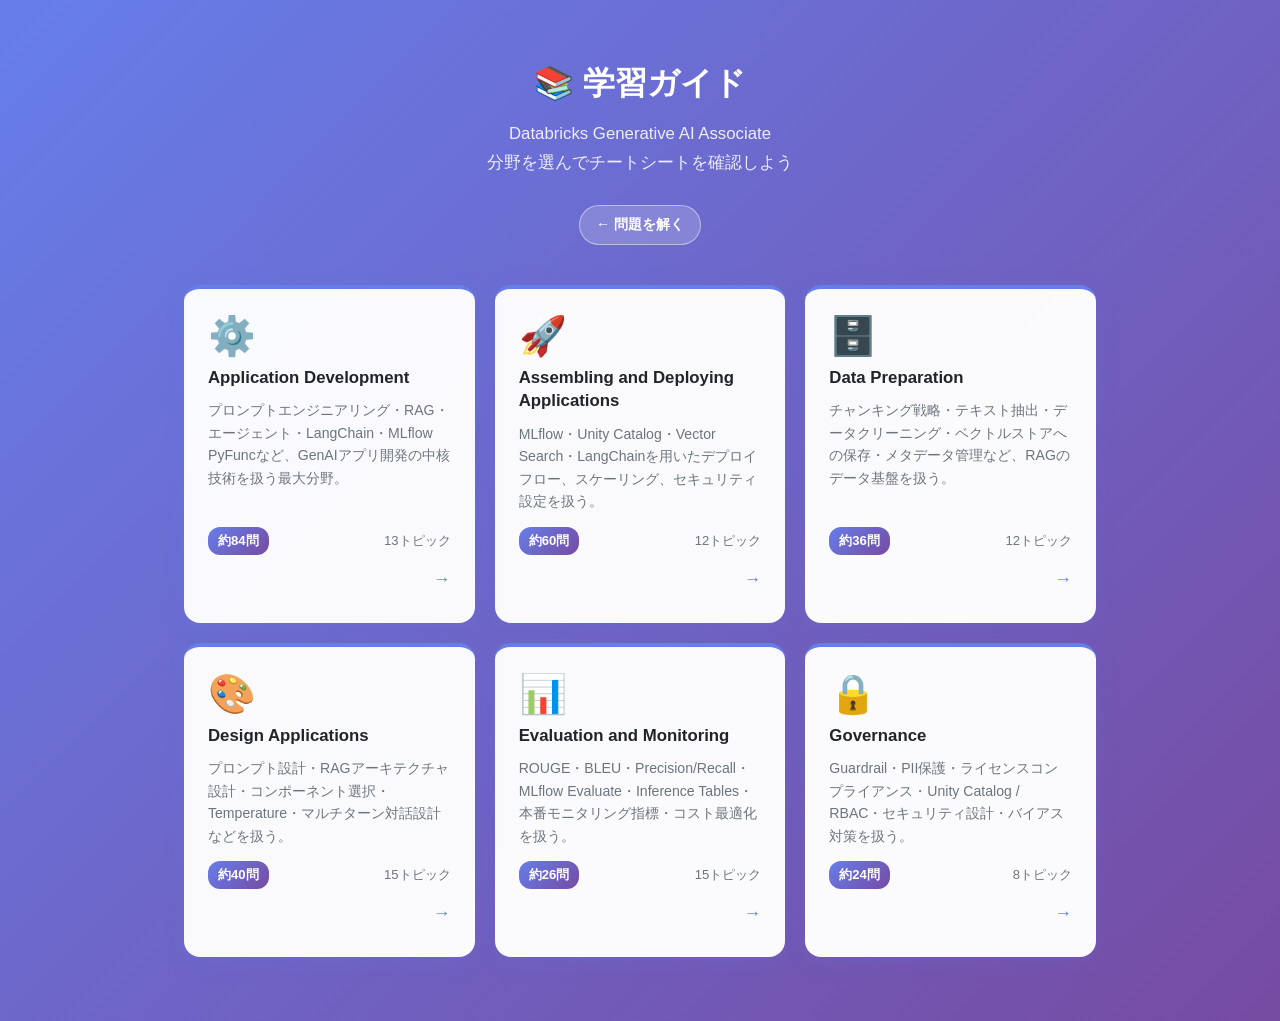
<file: docs/learn/index.html>
<!DOCTYPE html>
<html lang="ja">
<head>
  <meta charset="UTF-8">
  <meta name="viewport" content="width=device-width, initial-scale=1.0">
  <title>学習ガイド - Databricks Generative AI Associate</title>
  <link rel="stylesheet" href="_common.css">
  <style>
    /* このページ固有のスタイル */
    body {
      background: var(--gradient);
      min-height: 100vh;
    }

    .top-header {
      text-align: center;
      color: white;
      padding: 56px 24px 40px;
    }

    .top-header h1 {
      font-size: 2em;
      font-weight: 700;
      margin-bottom: 10px;
    }

    .top-header p {
      font-size: 1.05em;
      opacity: 0.88;
      margin-bottom: 28px;
    }

    .back-btn-wrap {
      display: flex;
      justify-content: center;
    }

    .top-card-grid {
      display: grid;
      grid-template-columns: repeat(auto-fill, minmax(260px, 1fr));
      gap: 20px;
      max-width: 960px;
      margin: 0 auto;
      padding: 0 24px 64px;
    }

    .domain-card {
      background: rgba(255,255,255,0.97);
      border-radius: var(--radius-lg);
      padding: 28px 24px;
      text-decoration: none;
      color: inherit;
      box-shadow: var(--shadow-md);
      transition: all 0.22s;
      display: flex;
      flex-direction: column;
      gap: 10px;
      border-top: 4px solid var(--primary);
      cursor: pointer;
    }

    .domain-card:hover {
      transform: translateY(-5px);
      box-shadow: 0 10px 32px rgba(0,0,0,0.18);
    }

    .domain-card-icon {
      font-size: 2.4em;
      line-height: 1;
    }

    .domain-card-title {
      font-size: 1.05em;
      font-weight: 700;
      color: var(--text-dark);
      line-height: 1.4;
    }

    .domain-card-desc {
      font-size: 0.88em;
      color: var(--text-light);
      line-height: 1.6;
      flex: 1;
    }

    .domain-card-meta {
      display: flex;
      align-items: center;
      justify-content: space-between;
      margin-top: 4px;
    }

    .question-count {
      font-size: 0.82em;
      color: white;
      background: var(--gradient);
      padding: 3px 10px;
      border-radius: 12px;
      font-weight: 600;
    }

    .topic-count {
      font-size: 0.82em;
      color: var(--text-light);
    }

    .arrow {
      font-size: 1.1em;
      color: var(--primary);
      font-weight: 700;
      align-self: flex-end;
    }

    @media (max-width: 600px) {
      .top-header h1 { font-size: 1.5em; }
      .top-card-grid { grid-template-columns: 1fr; }
    }
  </style>
</head>
<body>

  <div class="top-header">
    <h1>📚 学習ガイド</h1>
    <p>Databricks Generative AI Associate<br>分野を選んでチートシートを確認しよう</p>
    <div class="back-btn-wrap">
      <a href="../index.html" class="back-btn">← 問題を解く</a>
    </div>
  </div>

  <div class="top-card-grid">

    <a href="application_development.html" class="domain-card">
      <div class="domain-card-icon">⚙️</div>
      <div class="domain-card-title">Application Development</div>
      <div class="domain-card-desc">
        プロンプトエンジニアリング・RAG・エージェント・LangChain・MLflow PyFuncなど、GenAIアプリ開発の中核技術を扱う最大分野。
      </div>
      <div class="domain-card-meta">
        <span class="question-count">約84問</span>
        <span class="topic-count">13トピック</span>
      </div>
      <div class="arrow">→</div>
    </a>

    <a href="assembling_deploying.html" class="domain-card">
      <div class="domain-card-icon">🚀</div>
      <div class="domain-card-title">Assembling and Deploying Applications</div>
      <div class="domain-card-desc">
        MLflow・Unity Catalog・Vector Search・LangChainを用いたデプロイフロー、スケーリング、セキュリティ設定を扱う。
      </div>
      <div class="domain-card-meta">
        <span class="question-count">約60問</span>
        <span class="topic-count">12トピック</span>
      </div>
      <div class="arrow">→</div>
    </a>

    <a href="data_preparation.html" class="domain-card">
      <div class="domain-card-icon">🗄️</div>
      <div class="domain-card-title">Data Preparation</div>
      <div class="domain-card-desc">
        チャンキング戦略・テキスト抽出・データクリーニング・ベクトルストアへの保存・メタデータ管理など、RAGのデータ基盤を扱う。
      </div>
      <div class="domain-card-meta">
        <span class="question-count">約36問</span>
        <span class="topic-count">12トピック</span>
      </div>
      <div class="arrow">→</div>
    </a>

    <a href="design_applications.html" class="domain-card">
      <div class="domain-card-icon">🎨</div>
      <div class="domain-card-title">Design Applications</div>
      <div class="domain-card-desc">
        プロンプト設計・RAGアーキテクチャ設計・コンポーネント選択・Temperature・マルチターン対話設計などを扱う。
      </div>
      <div class="domain-card-meta">
        <span class="question-count">約40問</span>
        <span class="topic-count">15トピック</span>
      </div>
      <div class="arrow">→</div>
    </a>

    <a href="evaluation_monitoring.html" class="domain-card">
      <div class="domain-card-icon">📊</div>
      <div class="domain-card-title">Evaluation and Monitoring</div>
      <div class="domain-card-desc">
        ROUGE・BLEU・Precision/Recall・MLflow Evaluate・Inference Tables・本番モニタリング指標・コスト最適化を扱う。
      </div>
      <div class="domain-card-meta">
        <span class="question-count">約26問</span>
        <span class="topic-count">15トピック</span>
      </div>
      <div class="arrow">→</div>
    </a>

    <a href="governance.html" class="domain-card">
      <div class="domain-card-icon">🔒</div>
      <div class="domain-card-title">Governance</div>
      <div class="domain-card-desc">
        Guardrail・PII保護・ライセンスコンプライアンス・Unity Catalog / RBAC・セキュリティ設計・バイアス対策を扱う。
      </div>
      <div class="domain-card-meta">
        <span class="question-count">約24問</span>
        <span class="topic-count">8トピック</span>
      </div>
      <div class="arrow">→</div>
    </a>

  </div>

</body>
</html>
</file>
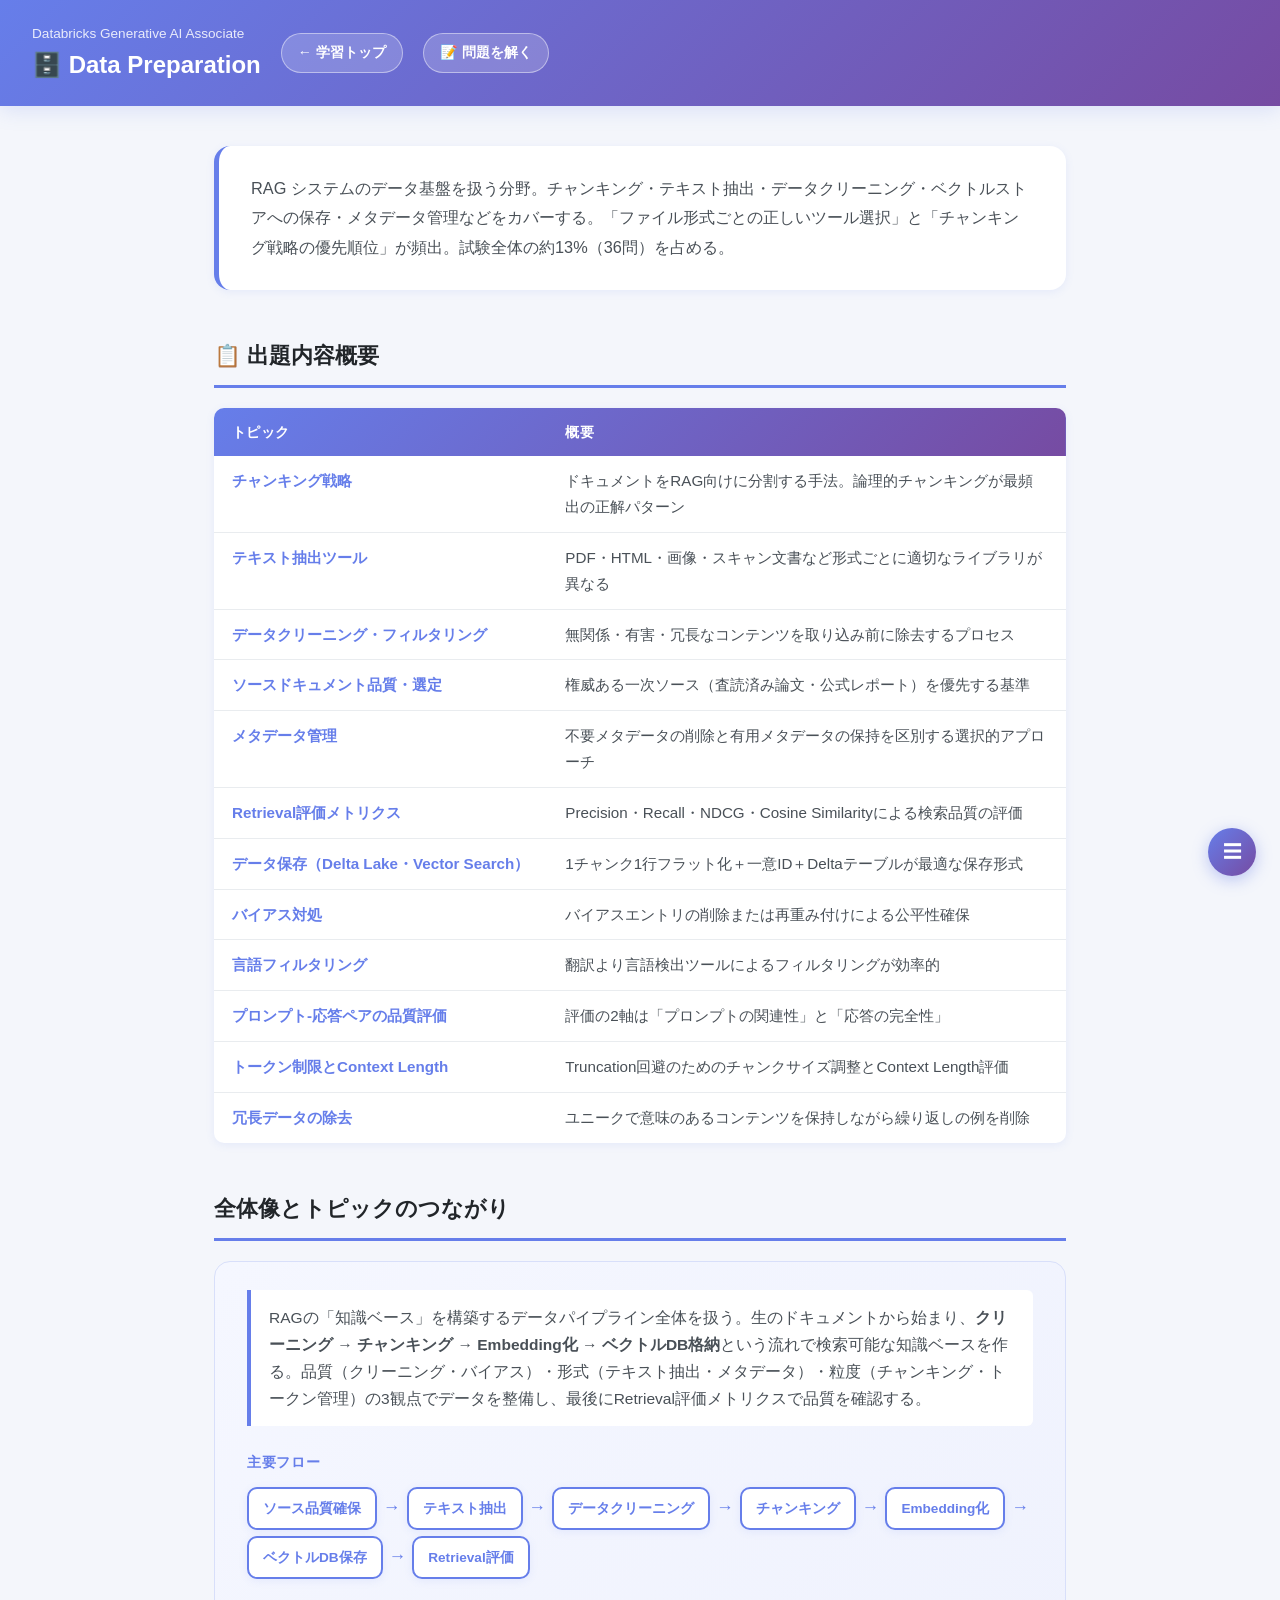
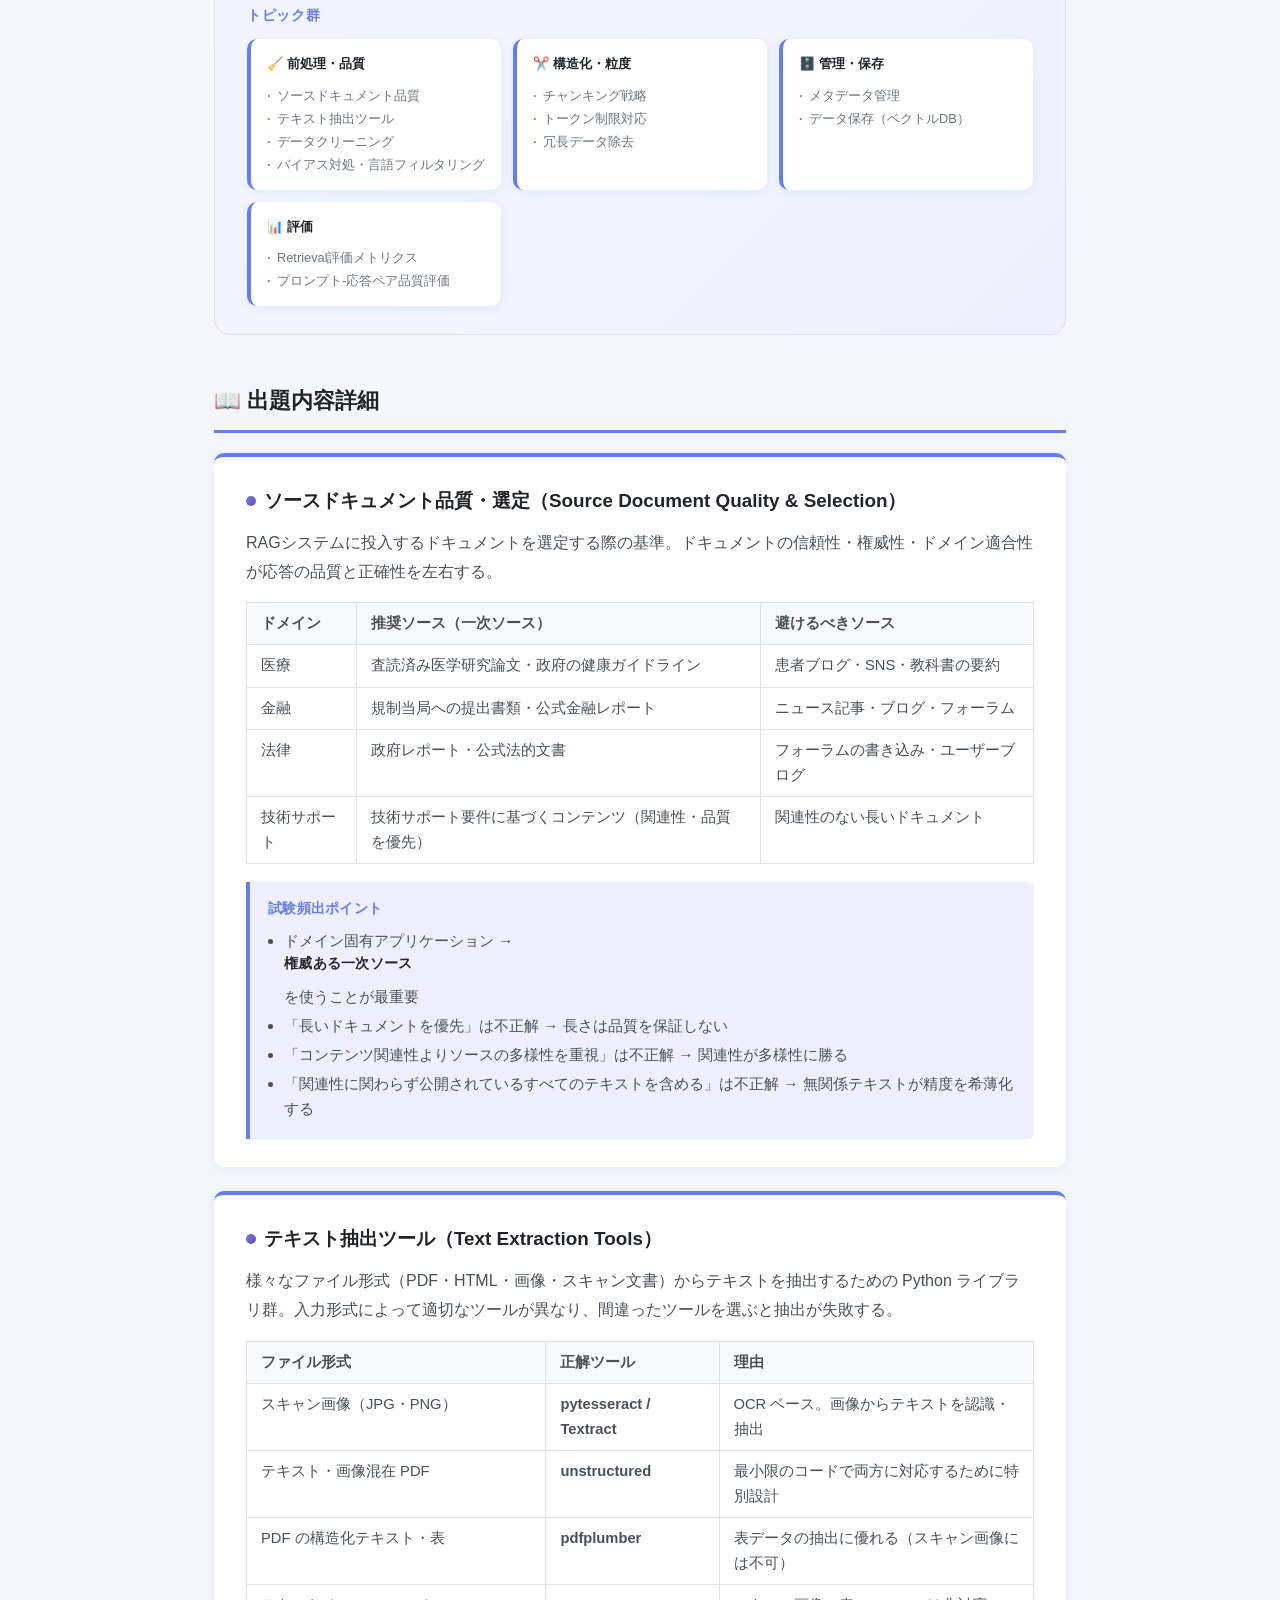
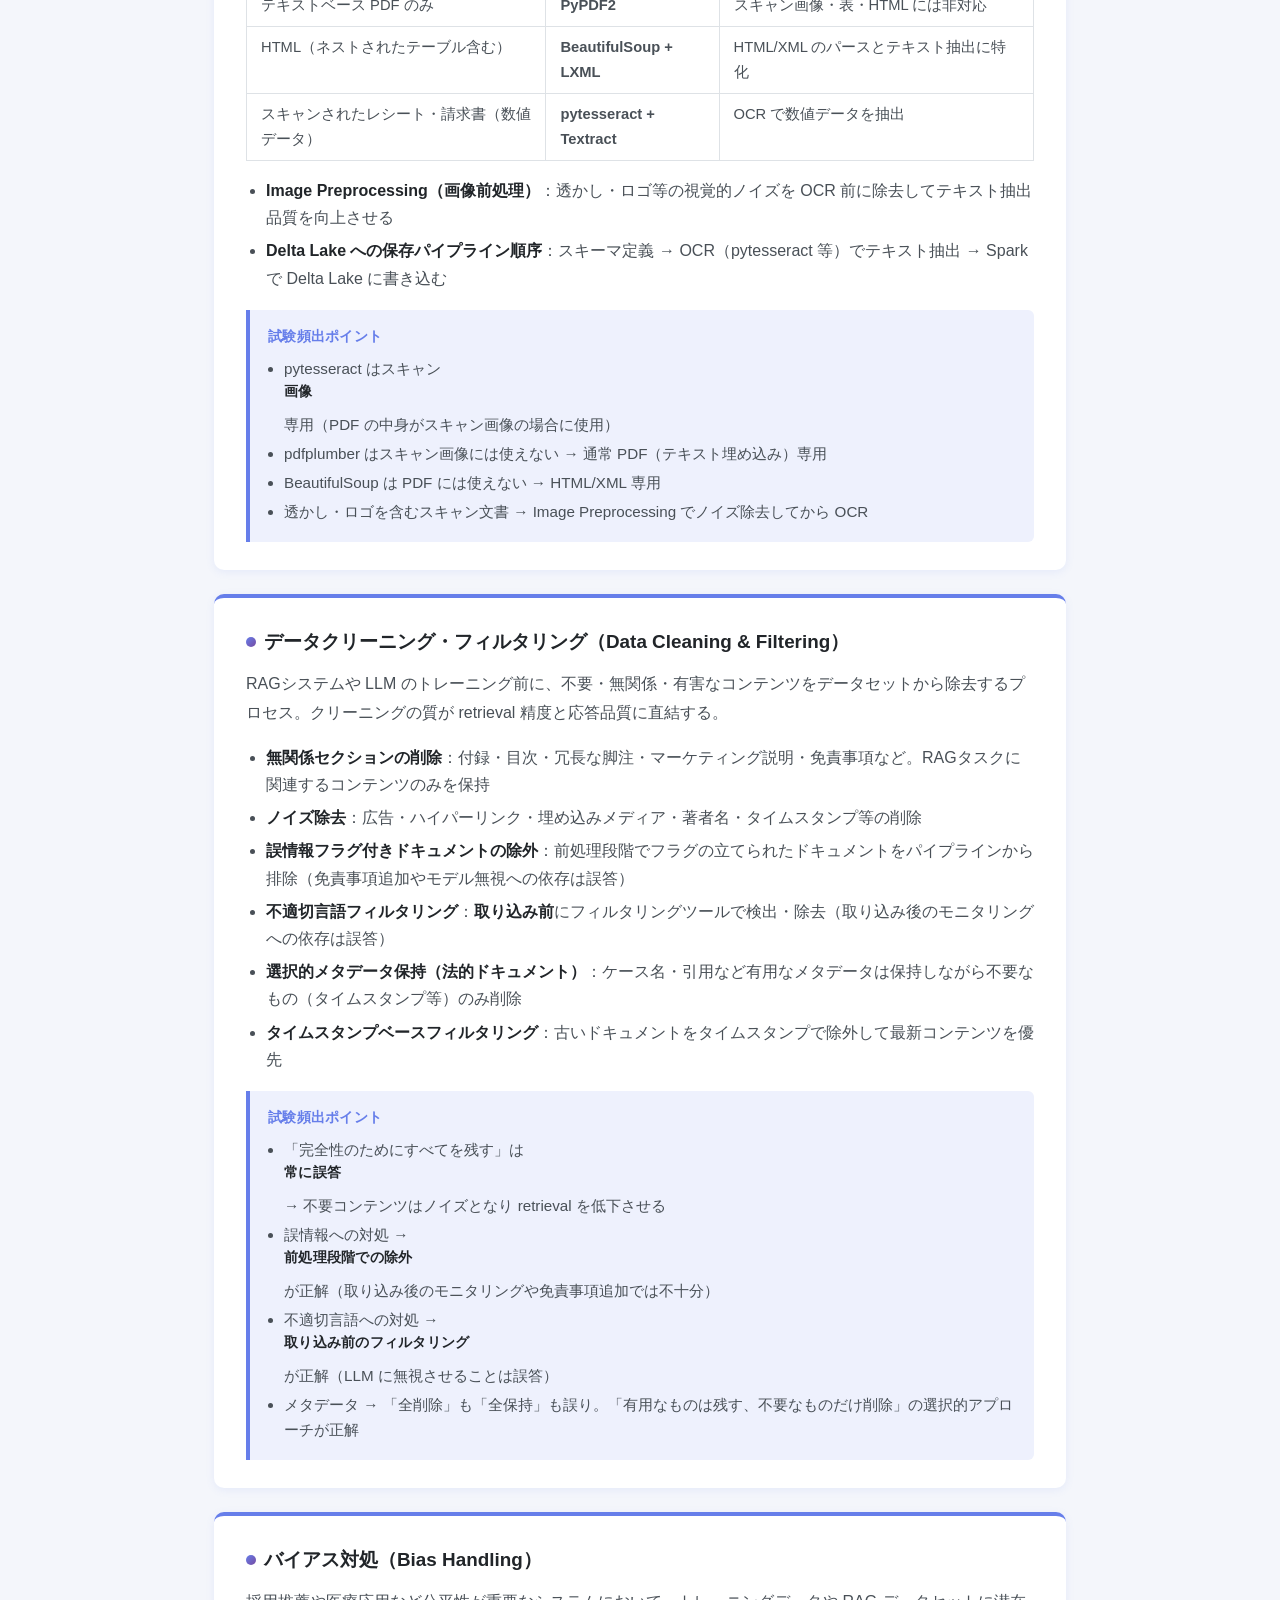
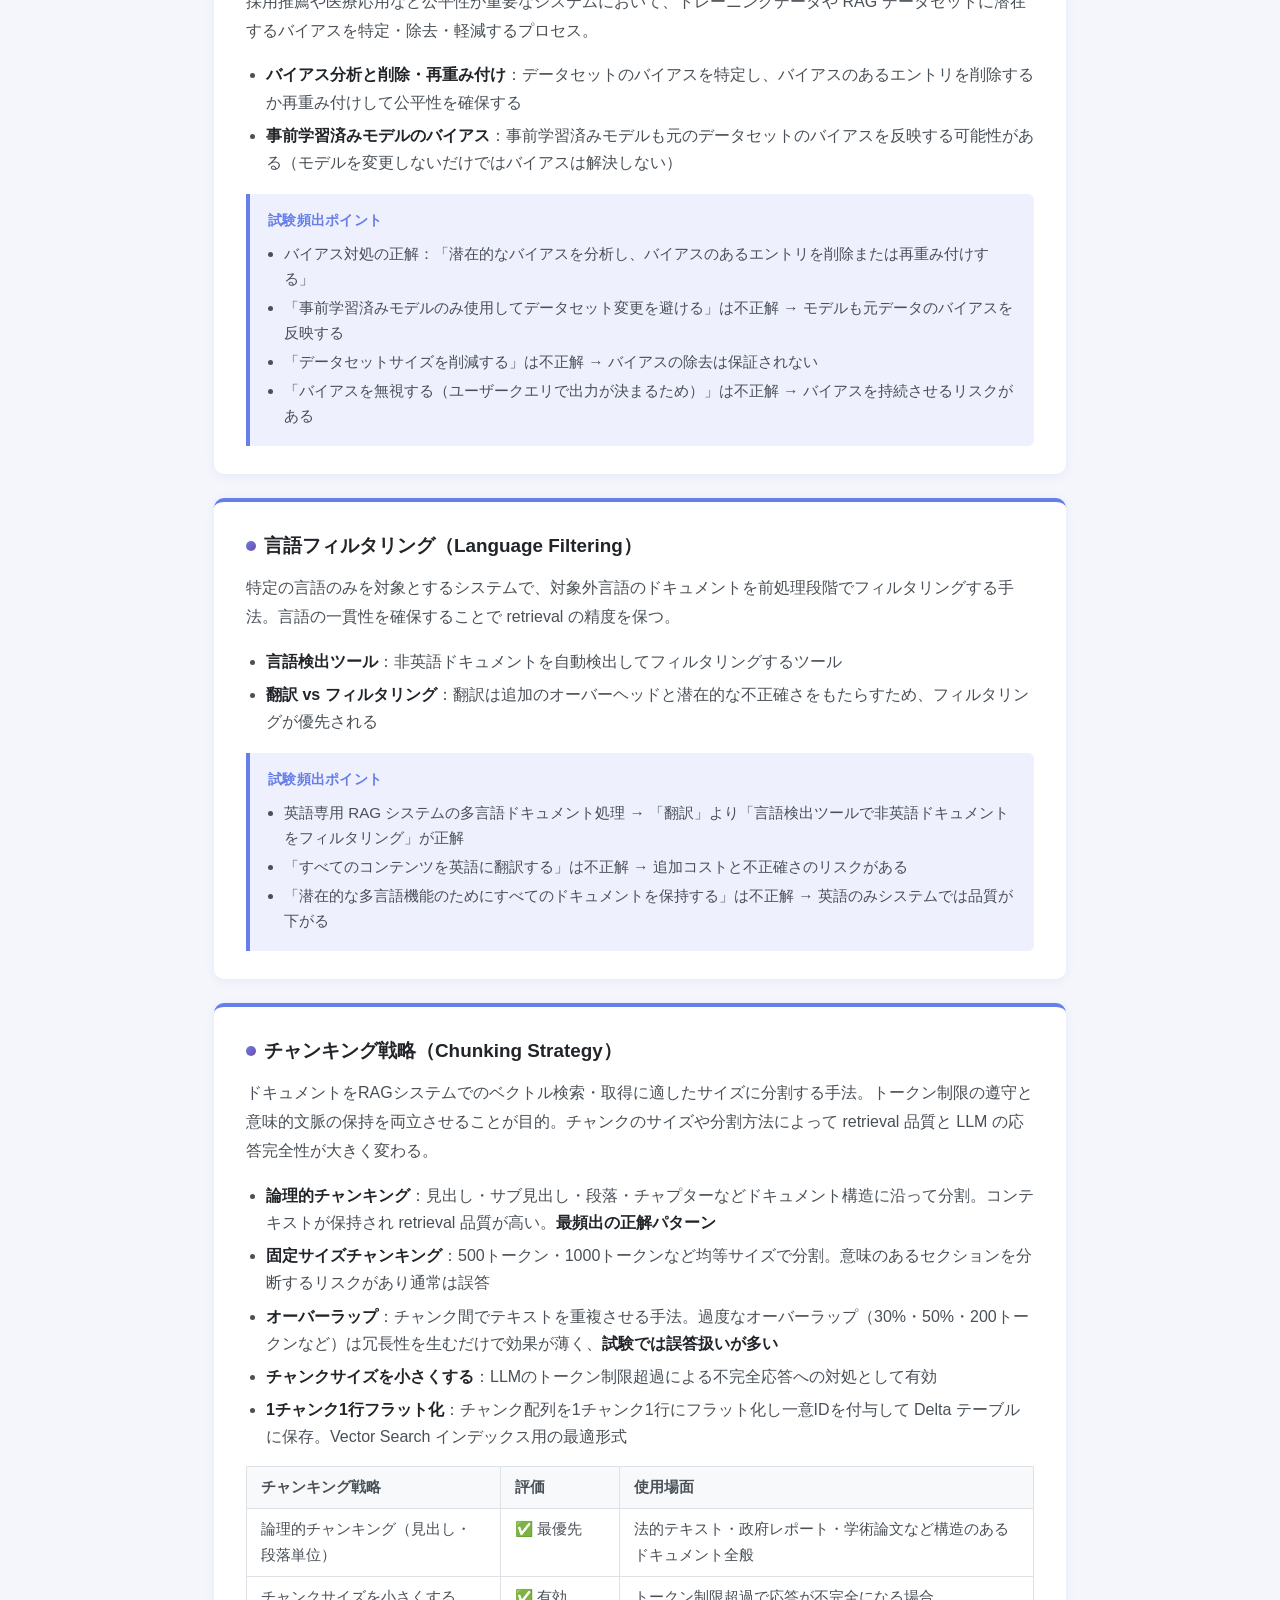
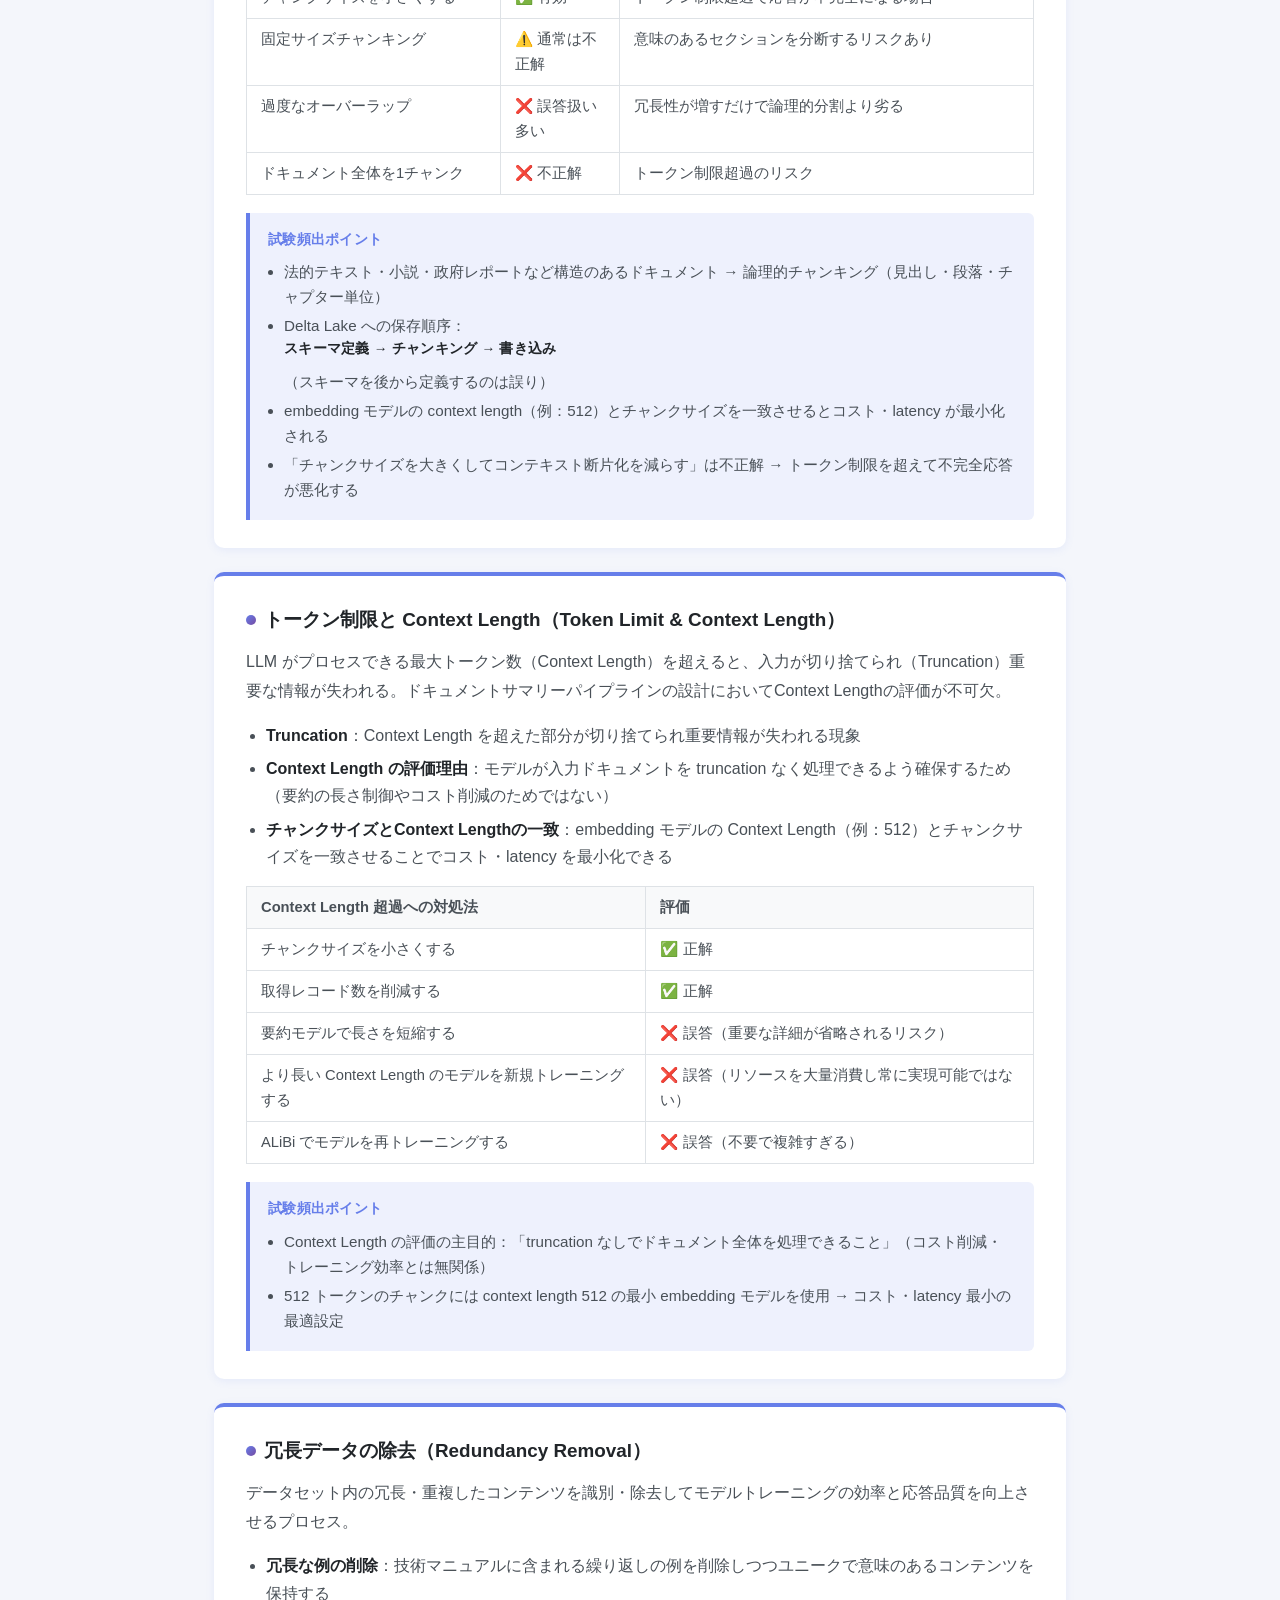
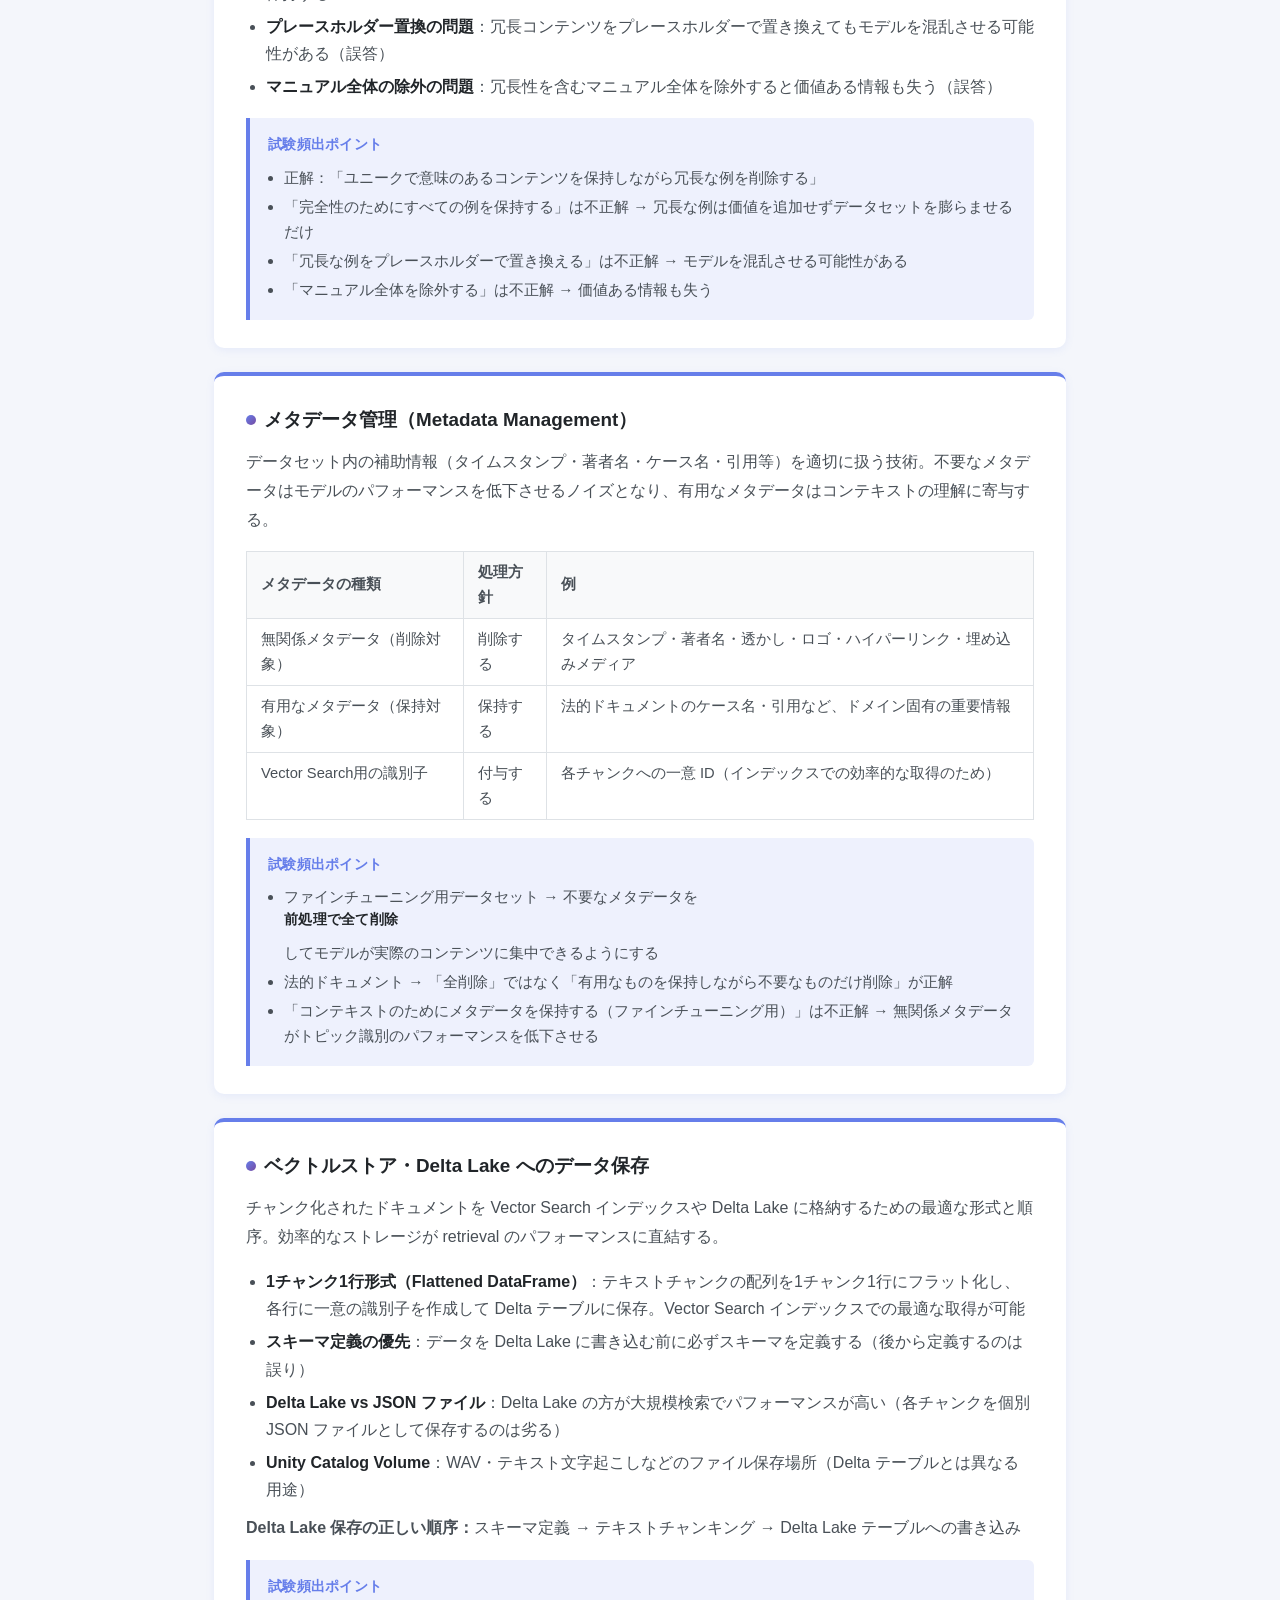
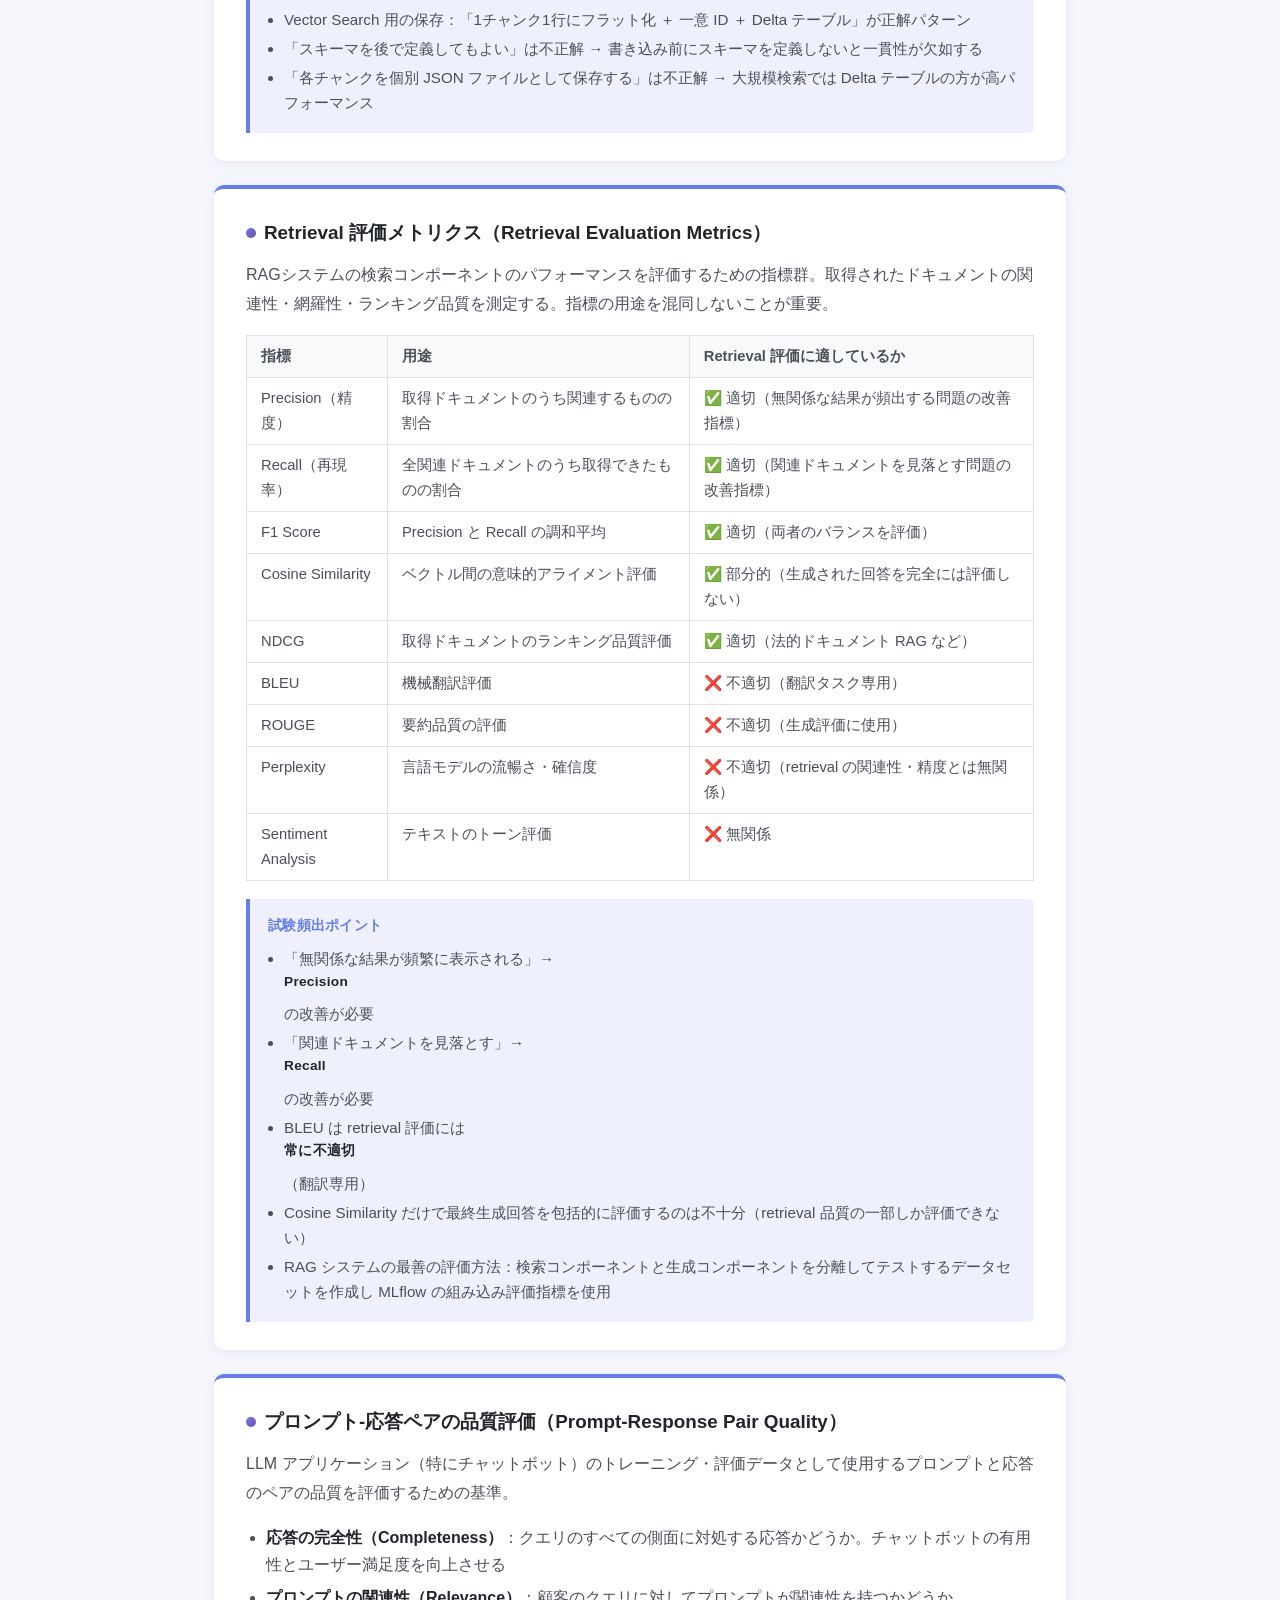
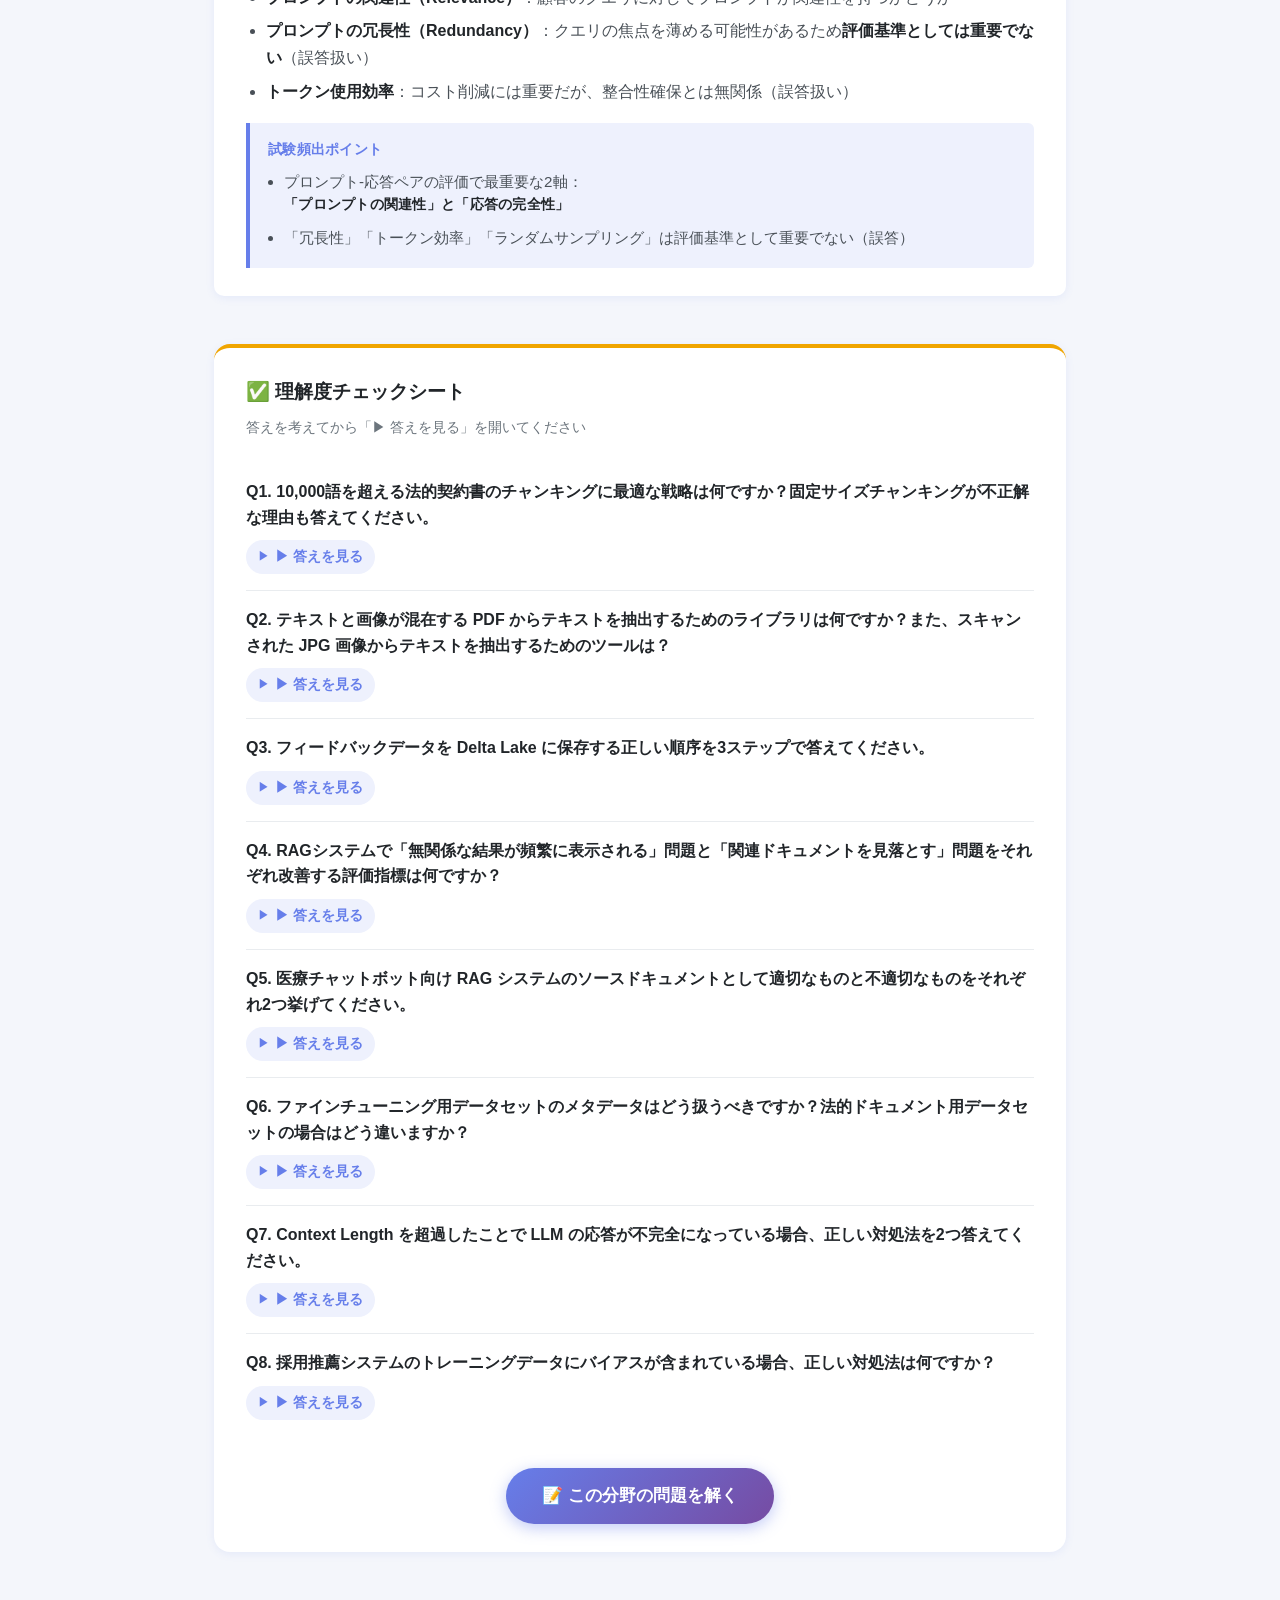
<file: docs/learn/data_preparation.html>
<!DOCTYPE html>
<html lang="ja">
<head>
  <meta charset="UTF-8">
  <meta name="viewport" content="width=device-width, initial-scale=1.0">
  <title>Data Preparation - 学習チートシート</title>
  <link rel="stylesheet" href="_common.css">
</head>
<body>

  <header class="learn-header">
    <div>
      <div class="domain-label">Databricks Generative AI Associate</div>
      <h1>🗄️ Data Preparation</h1>
    </div>
    <a href="index.html" class="back-btn">← 学習トップ</a>
    <a href="../index.html" class="back-btn">📝 問題を解く</a>
  </header>

  <div class="learn-container">

    <!-- 分野概要 -->
    <div class="domain-overview">
      <p>
        RAG システムのデータ基盤を扱う分野。チャンキング・テキスト抽出・データクリーニング・ベクトルストアへの保存・メタデータ管理などをカバーする。「ファイル形式ごとの正しいツール選択」と「チャンキング戦略の優先順位」が頻出。試験全体の約13%（36問）を占める。
      </p>
    </div>

    <!-- 出題内容概要 -->
    <h2 class="section-title">📋 出題内容概要</h2>
    <table class="overview-table">
      <thead>
        <tr><th>トピック</th><th>概要</th></tr>
      </thead>
      <tbody>
        <tr><td>チャンキング戦略</td><td>ドキュメントをRAG向けに分割する手法。論理的チャンキングが最頻出の正解パターン</td></tr>
        <tr><td>テキスト抽出ツール</td><td>PDF・HTML・画像・スキャン文書など形式ごとに適切なライブラリが異なる</td></tr>
        <tr><td>データクリーニング・フィルタリング</td><td>無関係・有害・冗長なコンテンツを取り込み前に除去するプロセス</td></tr>
        <tr><td>ソースドキュメント品質・選定</td><td>権威ある一次ソース（査読済み論文・公式レポート）を優先する基準</td></tr>
        <tr><td>メタデータ管理</td><td>不要メタデータの削除と有用メタデータの保持を区別する選択的アプローチ</td></tr>
        <tr><td>Retrieval評価メトリクス</td><td>Precision・Recall・NDCG・Cosine Similarityによる検索品質の評価</td></tr>
        <tr><td>データ保存（Delta Lake・Vector Search）</td><td>1チャンク1行フラット化＋一意ID＋Deltaテーブルが最適な保存形式</td></tr>
        <tr><td>バイアス対処</td><td>バイアスエントリの削除または再重み付けによる公平性確保</td></tr>
        <tr><td>言語フィルタリング</td><td>翻訳より言語検出ツールによるフィルタリングが効率的</td></tr>
        <tr><td>プロンプト-応答ペアの品質評価</td><td>評価の2軸は「プロンプトの関連性」と「応答の完全性」</td></tr>
        <tr><td>トークン制限とContext Length</td><td>Truncation回避のためのチャンクサイズ調整とContext Length評価</td></tr>
        <tr><td>冗長データの除去</td><td>ユニークで意味のあるコンテンツを保持しながら繰り返しの例を削除</td></tr>
      </tbody>
    </table>

    <!-- 全体像 -->
    <section>
      <h2 class="section-title">全体像とトピックのつながり</h2>
      <div class="domain-map">
        <div class="domain-map-story">
          RAGの「知識ベース」を構築するデータパイプライン全体を扱う。生のドキュメントから始まり、<strong>クリーニング → チャンキング → Embedding化 → ベクトルDB格納</strong>という流れで検索可能な知識ベースを作る。品質（クリーニング・バイアス）・形式（テキスト抽出・メタデータ）・粒度（チャンキング・トークン管理）の3観点でデータを整備し、最後にRetrieval評価メトリクスで品質を確認する。
        </div>
        <h3>主要フロー</h3>
        <div class="domain-flow">
          <span class="flow-step">ソース品質確保</span>
          <span class="flow-arrow">→</span>
          <span class="flow-step">テキスト抽出</span>
          <span class="flow-arrow">→</span>
          <span class="flow-step">データクリーニング</span>
          <span class="flow-arrow">→</span>
          <span class="flow-step">チャンキング</span>
          <span class="flow-arrow">→</span>
          <span class="flow-step">Embedding化</span>
          <span class="flow-arrow">→</span>
          <span class="flow-step">ベクトルDB保存</span>
          <span class="flow-arrow">→</span>
          <span class="flow-step">Retrieval評価</span>
        </div>
        <h3>トピック群</h3>
        <div class="domain-clusters">
          <div class="cluster">
            <div class="cluster-title">🧹 前処理・品質</div>
            <ul class="cluster-items">
              <li>ソースドキュメント品質</li>
              <li>テキスト抽出ツール</li>
              <li>データクリーニング</li>
              <li>バイアス対処・言語フィルタリング</li>
            </ul>
          </div>
          <div class="cluster">
            <div class="cluster-title">✂️ 構造化・粒度</div>
            <ul class="cluster-items">
              <li>チャンキング戦略</li>
              <li>トークン制限対応</li>
              <li>冗長データ除去</li>
            </ul>
          </div>
          <div class="cluster">
            <div class="cluster-title">🗄️ 管理・保存</div>
            <ul class="cluster-items">
              <li>メタデータ管理</li>
              <li>データ保存（ベクトルDB）</li>
            </ul>
          </div>
          <div class="cluster">
            <div class="cluster-title">📊 評価</div>
            <ul class="cluster-items">
              <li>Retrieval評価メトリクス</li>
              <li>プロンプト-応答ペア品質評価</li>
            </ul>
          </div>
        </div>
      </div>
    </section>

    <!-- 出題内容詳細 -->
    <h2 class="section-title">📖 出題内容詳細</h2>


<!-- 4. ソースドキュメント品質 -->
    <section class="topic">
      <h3>ソースドキュメント品質・選定（Source Document Quality & Selection）</h3>
      <p>RAGシステムに投入するドキュメントを選定する際の基準。ドキュメントの信頼性・権威性・ドメイン適合性が応答の品質と正確性を左右する。</p>
      <table>
        <thead><tr><th>ドメイン</th><th>推奨ソース（一次ソース）</th><th>避けるべきソース</th></tr></thead>
        <tbody>
          <tr><td>医療</td><td>査読済み医学研究論文・政府の健康ガイドライン</td><td>患者ブログ・SNS・教科書の要約</td></tr>
          <tr><td>金融</td><td>規制当局への提出書類・公式金融レポート</td><td>ニュース記事・ブログ・フォーラム</td></tr>
          <tr><td>法律</td><td>政府レポート・公式法的文書</td><td>フォーラムの書き込み・ユーザーブログ</td></tr>
          <tr><td>技術サポート</td><td>技術サポート要件に基づくコンテンツ（関連性・品質を優先）</td><td>関連性のない長いドキュメント</td></tr>
        </tbody>
      </table>
      <div class="exam-point">
        <strong>試験頻出ポイント</strong>
        <ul>
          <li>ドメイン固有アプリケーション → <strong>権威ある一次ソース</strong>を使うことが最重要</li>
          <li>「長いドキュメントを優先」は不正解 → 長さは品質を保証しない</li>
          <li>「コンテンツ関連性よりソースの多様性を重視」は不正解 → 関連性が多様性に勝る</li>
          <li>「関連性に関わらず公開されているすべてのテキストを含める」は不正解 → 無関係テキストが精度を希薄化する</li>
        </ul>
      </div>
    </section>

<!-- 2. テキスト抽出ツール -->
    <section class="topic">
      <h3>テキスト抽出ツール（Text Extraction Tools）</h3>
      <p>様々なファイル形式（PDF・HTML・画像・スキャン文書）からテキストを抽出するための Python ライブラリ群。入力形式によって適切なツールが異なり、間違ったツールを選ぶと抽出が失敗する。</p>
      <table>
        <thead><tr><th>ファイル形式</th><th>正解ツール</th><th>理由</th></tr></thead>
        <tbody>
          <tr><td>スキャン画像（JPG・PNG）</td><td><strong>pytesseract / Textract</strong></td><td>OCR ベース。画像からテキストを認識・抽出</td></tr>
          <tr><td>テキスト・画像混在 PDF</td><td><strong>unstructured</strong></td><td>最小限のコードで両方に対応するために特別設計</td></tr>
          <tr><td>PDF の構造化テキスト・表</td><td><strong>pdfplumber</strong></td><td>表データの抽出に優れる（スキャン画像には不可）</td></tr>
          <tr><td>テキストベース PDF のみ</td><td><strong>PyPDF2</strong></td><td>スキャン画像・表・HTML には非対応</td></tr>
          <tr><td>HTML（ネストされたテーブル含む）</td><td><strong>BeautifulSoup + LXML</strong></td><td>HTML/XML のパースとテキスト抽出に特化</td></tr>
          <tr><td>スキャンされたレシート・請求書（数値データ）</td><td><strong>pytesseract + Textract</strong></td><td>OCR で数値データを抽出</td></tr>
        </tbody>
      </table>
      <ul>
        <li><strong>Image Preprocessing（画像前処理）</strong>：透かし・ロゴ等の視覚的ノイズを OCR 前に除去してテキスト抽出品質を向上させる</li>
        <li><strong>Delta Lake への保存パイプライン順序</strong>：スキーマ定義 → OCR（pytesseract 等）でテキスト抽出 → Spark で Delta Lake に書き込む</li>
      </ul>
      <div class="exam-point">
        <strong>試験頻出ポイント</strong>
        <ul>
          <li>pytesseract はスキャン<strong>画像</strong>専用（PDF の中身がスキャン画像の場合に使用）</li>
          <li>pdfplumber はスキャン画像には使えない → 通常 PDF（テキスト埋め込み）専用</li>
          <li>BeautifulSoup は PDF には使えない → HTML/XML 専用</li>
          <li>透かし・ロゴを含むスキャン文書 → Image Preprocessing でノイズ除去してから OCR</li>
        </ul>
      </div>
    </section>

<!-- 3. データクリーニング -->
    <section class="topic">
      <h3>データクリーニング・フィルタリング（Data Cleaning & Filtering）</h3>
      <p>RAGシステムや LLM のトレーニング前に、不要・無関係・有害なコンテンツをデータセットから除去するプロセス。クリーニングの質が retrieval 精度と応答品質に直結する。</p>
      <ul>
        <li><strong>無関係セクションの削除</strong>：付録・目次・冗長な脚注・マーケティング説明・免責事項など。RAGタスクに関連するコンテンツのみを保持</li>
        <li><strong>ノイズ除去</strong>：広告・ハイパーリンク・埋め込みメディア・著者名・タイムスタンプ等の削除</li>
        <li><strong>誤情報フラグ付きドキュメントの除外</strong>：前処理段階でフラグの立てられたドキュメントをパイプラインから排除（免責事項追加やモデル無視への依存は誤答）</li>
        <li><strong>不適切言語フィルタリング</strong>：<strong>取り込み前</strong>にフィルタリングツールで検出・除去（取り込み後のモニタリングへの依存は誤答）</li>
        <li><strong>選択的メタデータ保持（法的ドキュメント）</strong>：ケース名・引用など有用なメタデータは保持しながら不要なもの（タイムスタンプ等）のみ削除</li>
        <li><strong>タイムスタンプベースフィルタリング</strong>：古いドキュメントをタイムスタンプで除外して最新コンテンツを優先</li>
      </ul>
      <div class="exam-point">
        <strong>試験頻出ポイント</strong>
        <ul>
          <li>「完全性のためにすべてを残す」は<strong>常に誤答</strong> → 不要コンテンツはノイズとなり retrieval を低下させる</li>
          <li>誤情報への対処 → <strong>前処理段階での除外</strong>が正解（取り込み後のモニタリングや免責事項追加では不十分）</li>
          <li>不適切言語への対処 → <strong>取り込み前のフィルタリング</strong>が正解（LLM に無視させることは誤答）</li>
          <li>メタデータ → 「全削除」も「全保持」も誤り。「有用なものは残す、不要なものだけ削除」の選択的アプローチが正解</li>
        </ul>
      </div>
    </section>

<!-- 8. バイアス対処 -->
    <section class="topic">
      <h3>バイアス対処（Bias Handling）</h3>
      <p>採用推薦や医療応用など公平性が重要なシステムにおいて、トレーニングデータや RAG データセットに潜在するバイアスを特定・除去・軽減するプロセス。</p>
      <ul>
        <li><strong>バイアス分析と削除・再重み付け</strong>：データセットのバイアスを特定し、バイアスのあるエントリを削除するか再重み付けして公平性を確保する</li>
        <li><strong>事前学習済みモデルのバイアス</strong>：事前学習済みモデルも元のデータセットのバイアスを反映する可能性がある（モデルを変更しないだけではバイアスは解決しない）</li>
      </ul>
      <div class="exam-point">
        <strong>試験頻出ポイント</strong>
        <ul>
          <li>バイアス対処の正解：「潜在的なバイアスを分析し、バイアスのあるエントリを削除または再重み付けする」</li>
          <li>「事前学習済みモデルのみ使用してデータセット変更を避ける」は不正解 → モデルも元データのバイアスを反映する</li>
          <li>「データセットサイズを削減する」は不正解 → バイアスの除去は保証されない</li>
          <li>「バイアスを無視する（ユーザークエリで出力が決まるため）」は不正解 → バイアスを持続させるリスクがある</li>
        </ul>
      </div>
    </section>

<!-- 9. 言語フィルタリング -->
    <section class="topic">
      <h3>言語フィルタリング（Language Filtering）</h3>
      <p>特定の言語のみを対象とするシステムで、対象外言語のドキュメントを前処理段階でフィルタリングする手法。言語の一貫性を確保することで retrieval の精度を保つ。</p>
      <ul>
        <li><strong>言語検出ツール</strong>：非英語ドキュメントを自動検出してフィルタリングするツール</li>
        <li><strong>翻訳 vs フィルタリング</strong>：翻訳は追加のオーバーヘッドと潜在的な不正確さをもたらすため、フィルタリングが優先される</li>
      </ul>
      <div class="exam-point">
        <strong>試験頻出ポイント</strong>
        <ul>
          <li>英語専用 RAG システムの多言語ドキュメント処理 → 「翻訳」より「言語検出ツールで非英語ドキュメントをフィルタリング」が正解</li>
          <li>「すべてのコンテンツを英語に翻訳する」は不正解 → 追加コストと不正確さのリスクがある</li>
          <li>「潜在的な多言語機能のためにすべてのドキュメントを保持する」は不正解 → 英語のみシステムでは品質が下がる</li>
        </ul>
      </div>
    </section>

<!-- 1. チャンキング戦略 -->
    <section class="topic">
      <h3>チャンキング戦略（Chunking Strategy）</h3>
      <p>ドキュメントをRAGシステムでのベクトル検索・取得に適したサイズに分割する手法。トークン制限の遵守と意味的文脈の保持を両立させることが目的。チャンクのサイズや分割方法によって retrieval 品質と LLM の応答完全性が大きく変わる。</p>
      <ul>
        <li><strong>論理的チャンキング</strong>：見出し・サブ見出し・段落・チャプターなどドキュメント構造に沿って分割。コンテキストが保持され retrieval 品質が高い。<strong>最頻出の正解パターン</strong></li>
        <li><strong>固定サイズチャンキング</strong>：500トークン・1000トークンなど均等サイズで分割。意味のあるセクションを分断するリスクがあり通常は誤答</li>
        <li><strong>オーバーラップ</strong>：チャンク間でテキストを重複させる手法。過度なオーバーラップ（30%・50%・200トークンなど）は冗長性を生むだけで効果が薄く、<strong>試験では誤答扱いが多い</strong></li>
        <li><strong>チャンクサイズを小さくする</strong>：LLMのトークン制限超過による不完全応答への対処として有効</li>
        <li><strong>1チャンク1行フラット化</strong>：チャンク配列を1チャンク1行にフラット化し一意IDを付与して Delta テーブルに保存。Vector Search インデックス用の最適形式</li>
      </ul>
      <table>
        <thead><tr><th>チャンキング戦略</th><th>評価</th><th>使用場面</th></tr></thead>
        <tbody>
          <tr><td>論理的チャンキング（見出し・段落単位）</td><td>✅ 最優先</td><td>法的テキスト・政府レポート・学術論文など構造のあるドキュメント全般</td></tr>
          <tr><td>チャンクサイズを小さくする</td><td>✅ 有効</td><td>トークン制限超過で応答が不完全になる場合</td></tr>
          <tr><td>固定サイズチャンキング</td><td>⚠️ 通常は不正解</td><td>意味のあるセクションを分断するリスクあり</td></tr>
          <tr><td>過度なオーバーラップ</td><td>❌ 誤答扱い多い</td><td>冗長性が増すだけで論理的分割より劣る</td></tr>
          <tr><td>ドキュメント全体を1チャンク</td><td>❌ 不正解</td><td>トークン制限超過のリスク</td></tr>
        </tbody>
      </table>
      <div class="exam-point">
        <strong>試験頻出ポイント</strong>
        <ul>
          <li>法的テキスト・小説・政府レポートなど構造のあるドキュメント → 論理的チャンキング（見出し・段落・チャプター単位）</li>
          <li>Delta Lake への保存順序：<strong>スキーマ定義 → チャンキング → 書き込み</strong>（スキーマを後から定義するのは誤り）</li>
          <li>embedding モデルの context length（例：512）とチャンクサイズを一致させるとコスト・latency が最小化される</li>
          <li>「チャンクサイズを大きくしてコンテキスト断片化を減らす」は不正解 → トークン制限を超えて不完全応答が悪化する</li>
        </ul>
      </div>
    </section>

<!-- 11. トークン制限とContext Length -->
    <section class="topic">
      <h3>トークン制限と Context Length（Token Limit & Context Length）</h3>
      <p>LLM がプロセスできる最大トークン数（Context Length）を超えると、入力が切り捨てられ（Truncation）重要な情報が失われる。ドキュメントサマリーパイプラインの設計においてContext Lengthの評価が不可欠。</p>
      <ul>
        <li><strong>Truncation</strong>：Context Length を超えた部分が切り捨てられ重要情報が失われる現象</li>
        <li><strong>Context Length の評価理由</strong>：モデルが入力ドキュメントを truncation なく処理できるよう確保するため（要約の長さ制御やコスト削減のためではない）</li>
        <li><strong>チャンクサイズとContext Lengthの一致</strong>：embedding モデルの Context Length（例：512）とチャンクサイズを一致させることでコスト・latency を最小化できる</li>
      </ul>
      <table>
        <thead><tr><th>Context Length 超過への対処法</th><th>評価</th></tr></thead>
        <tbody>
          <tr><td>チャンクサイズを小さくする</td><td>✅ 正解</td></tr>
          <tr><td>取得レコード数を削減する</td><td>✅ 正解</td></tr>
          <tr><td>要約モデルで長さを短縮する</td><td>❌ 誤答（重要な詳細が省略されるリスク）</td></tr>
          <tr><td>より長い Context Length のモデルを新規トレーニングする</td><td>❌ 誤答（リソースを大量消費し常に実現可能ではない）</td></tr>
          <tr><td>ALiBi でモデルを再トレーニングする</td><td>❌ 誤答（不要で複雑すぎる）</td></tr>
        </tbody>
      </table>
      <div class="exam-point">
        <strong>試験頻出ポイント</strong>
        <ul>
          <li>Context Length の評価の主目的：「truncation なしでドキュメント全体を処理できること」（コスト削減・トレーニング効率とは無関係）</li>
          <li>512 トークンのチャンクには context length 512 の最小 embedding モデルを使用 → コスト・latency 最小の最適設定</li>
        </ul>
      </div>
    </section>

<!-- 12. 冗長データの除去 -->
    <section class="topic">
      <h3>冗長データの除去（Redundancy Removal）</h3>
      <p>データセット内の冗長・重複したコンテンツを識別・除去してモデルトレーニングの効率と応答品質を向上させるプロセス。</p>
      <ul>
        <li><strong>冗長な例の削除</strong>：技術マニュアルに含まれる繰り返しの例を削除しつつユニークで意味のあるコンテンツを保持する</li>
        <li><strong>プレースホルダー置換の問題</strong>：冗長コンテンツをプレースホルダーで置き換えてもモデルを混乱させる可能性がある（誤答）</li>
        <li><strong>マニュアル全体の除外の問題</strong>：冗長性を含むマニュアル全体を除外すると価値ある情報も失う（誤答）</li>
      </ul>
      <div class="exam-point">
        <strong>試験頻出ポイント</strong>
        <ul>
          <li>正解：「ユニークで意味のあるコンテンツを保持しながら冗長な例を削除する」</li>
          <li>「完全性のためにすべての例を保持する」は不正解 → 冗長な例は価値を追加せずデータセットを膨らませるだけ</li>
          <li>「冗長な例をプレースホルダーで置き換える」は不正解 → モデルを混乱させる可能性がある</li>
          <li>「マニュアル全体を除外する」は不正解 → 価値ある情報も失う</li>
        </ul>
      </div>
    </section>

<!-- 5. メタデータ管理 -->
    <section class="topic">
      <h3>メタデータ管理（Metadata Management）</h3>
      <p>データセット内の補助情報（タイムスタンプ・著者名・ケース名・引用等）を適切に扱う技術。不要なメタデータはモデルのパフォーマンスを低下させるノイズとなり、有用なメタデータはコンテキストの理解に寄与する。</p>
      <table>
        <thead><tr><th>メタデータの種類</th><th>処理方針</th><th>例</th></tr></thead>
        <tbody>
          <tr><td>無関係メタデータ（削除対象）</td><td>削除する</td><td>タイムスタンプ・著者名・透かし・ロゴ・ハイパーリンク・埋め込みメディア</td></tr>
          <tr><td>有用なメタデータ（保持対象）</td><td>保持する</td><td>法的ドキュメントのケース名・引用など、ドメイン固有の重要情報</td></tr>
          <tr><td>Vector Search用の識別子</td><td>付与する</td><td>各チャンクへの一意 ID（インデックスでの効率的な取得のため）</td></tr>
        </tbody>
      </table>
      <div class="exam-point">
        <strong>試験頻出ポイント</strong>
        <ul>
          <li>ファインチューニング用データセット → 不要なメタデータを<strong>前処理で全て削除</strong>してモデルが実際のコンテンツに集中できるようにする</li>
          <li>法的ドキュメント → 「全削除」ではなく「有用なものを保持しながら不要なものだけ削除」が正解</li>
          <li>「コンテキストのためにメタデータを保持する（ファインチューニング用）」は不正解 → 無関係メタデータがトピック識別のパフォーマンスを低下させる</li>
        </ul>
      </div>
    </section>

<!-- 7. データ保存 -->
    <section class="topic">
      <h3>ベクトルストア・Delta Lake へのデータ保存</h3>
      <p>チャンク化されたドキュメントを Vector Search インデックスや Delta Lake に格納するための最適な形式と順序。効率的なストレージが retrieval のパフォーマンスに直結する。</p>
      <ul>
        <li><strong>1チャンク1行形式（Flattened DataFrame）</strong>：テキストチャンクの配列を1チャンク1行にフラット化し、各行に一意の識別子を作成して Delta テーブルに保存。Vector Search インデックスでの最適な取得が可能</li>
        <li><strong>スキーマ定義の優先</strong>：データを Delta Lake に書き込む前に必ずスキーマを定義する（後から定義するのは誤り）</li>
        <li><strong>Delta Lake vs JSON ファイル</strong>：Delta Lake の方が大規模検索でパフォーマンスが高い（各チャンクを個別 JSON ファイルとして保存するのは劣る）</li>
        <li><strong>Unity Catalog Volume</strong>：WAV・テキスト文字起こしなどのファイル保存場所（Delta テーブルとは異なる用途）</li>
      </ul>
      <p><strong>Delta Lake 保存の正しい順序：</strong>スキーマ定義 → テキストチャンキング → Delta Lake テーブルへの書き込み</p>
      <div class="exam-point">
        <strong>試験頻出ポイント</strong>
        <ul>
          <li>Vector Search 用の保存：「1チャンク1行にフラット化 ＋ 一意 ID ＋ Delta テーブル」が正解パターン</li>
          <li>「スキーマを後で定義してもよい」は不正解 → 書き込み前にスキーマを定義しないと一貫性が欠如する</li>
          <li>「各チャンクを個別 JSON ファイルとして保存する」は不正解 → 大規模検索では Delta テーブルの方が高パフォーマンス</li>
        </ul>
      </div>
    </section>

<!-- 6. Retrieval評価メトリクス -->
    <section class="topic">
      <h3>Retrieval 評価メトリクス（Retrieval Evaluation Metrics）</h3>
      <p>RAGシステムの検索コンポーネントのパフォーマンスを評価するための指標群。取得されたドキュメントの関連性・網羅性・ランキング品質を測定する。指標の用途を混同しないことが重要。</p>
      <table>
        <thead><tr><th>指標</th><th>用途</th><th>Retrieval 評価に適しているか</th></tr></thead>
        <tbody>
          <tr><td>Precision（精度）</td><td>取得ドキュメントのうち関連するものの割合</td><td>✅ 適切（無関係な結果が頻出する問題の改善指標）</td></tr>
          <tr><td>Recall（再現率）</td><td>全関連ドキュメントのうち取得できたものの割合</td><td>✅ 適切（関連ドキュメントを見落とす問題の改善指標）</td></tr>
          <tr><td>F1 Score</td><td>Precision と Recall の調和平均</td><td>✅ 適切（両者のバランスを評価）</td></tr>
          <tr><td>Cosine Similarity</td><td>ベクトル間の意味的アライメント評価</td><td>✅ 部分的（生成された回答を完全には評価しない）</td></tr>
          <tr><td>NDCG</td><td>取得ドキュメントのランキング品質評価</td><td>✅ 適切（法的ドキュメント RAG など）</td></tr>
          <tr><td>BLEU</td><td>機械翻訳評価</td><td>❌ 不適切（翻訳タスク専用）</td></tr>
          <tr><td>ROUGE</td><td>要約品質の評価</td><td>❌ 不適切（生成評価に使用）</td></tr>
          <tr><td>Perplexity</td><td>言語モデルの流暢さ・確信度</td><td>❌ 不適切（retrieval の関連性・精度とは無関係）</td></tr>
          <tr><td>Sentiment Analysis</td><td>テキストのトーン評価</td><td>❌ 無関係</td></tr>
        </tbody>
      </table>
      <div class="exam-point">
        <strong>試験頻出ポイント</strong>
        <ul>
          <li>「無関係な結果が頻繁に表示される」→ <strong>Precision</strong> の改善が必要</li>
          <li>「関連ドキュメントを見落とす」→ <strong>Recall</strong> の改善が必要</li>
          <li>BLEU は retrieval 評価には<strong>常に不適切</strong>（翻訳専用）</li>
          <li>Cosine Similarity だけで最終生成回答を包括的に評価するのは不十分（retrieval 品質の一部しか評価できない）</li>
          <li>RAG システムの最善の評価方法：検索コンポーネントと生成コンポーネントを分離してテストするデータセットを作成し MLflow の組み込み評価指標を使用</li>
        </ul>
      </div>
    </section>

<!-- 10. プロンプト-応答ペアの品質評価 -->
    <section class="topic">
      <h3>プロンプト-応答ペアの品質評価（Prompt-Response Pair Quality）</h3>
      <p>LLM アプリケーション（特にチャットボット）のトレーニング・評価データとして使用するプロンプトと応答のペアの品質を評価するための基準。</p>
      <ul>
        <li><strong>応答の完全性（Completeness）</strong>：クエリのすべての側面に対処する応答かどうか。チャットボットの有用性とユーザー満足度を向上させる</li>
        <li><strong>プロンプトの関連性（Relevance）</strong>：顧客のクエリに対してプロンプトが関連性を持つかどうか</li>
        <li><strong>プロンプトの冗長性（Redundancy）</strong>：クエリの焦点を薄める可能性があるため<strong>評価基準としては重要でない</strong>（誤答扱い）</li>
        <li><strong>トークン使用効率</strong>：コスト削減には重要だが、整合性確保とは無関係（誤答扱い）</li>
      </ul>
      <div class="exam-point">
        <strong>試験頻出ポイント</strong>
        <ul>
          <li>プロンプト-応答ペアの評価で最重要な2軸：<strong>「プロンプトの関連性」と「応答の完全性」</strong></li>
          <li>「冗長性」「トークン効率」「ランダムサンプリング」は評価基準として重要でない（誤答）</li>
        </ul>
      </div>
    </section>

    <!-- 理解度チェックシート -->
    <div class="check-sheet">
      <div class="check-sheet-title">✅ 理解度チェックシート</div>
      <p class="check-sheet-desc">答えを考えてから「▶ 答えを見る」を開いてください</p>

      <div class="check-item">
        <p class="check-question">Q1. 10,000語を超える法的契約書のチャンキングに最適な戦略は何ですか？固定サイズチャンキングが不正解な理由も答えてください。</p>
        <details>
          <summary>▶ 答えを見る</summary>
          <div class="check-answer">
            <p>A. 論理的チャンキング（条項・付属文書など論理的セクション単位で分割）が正解。固定サイズチャンキングが不正解な理由：一定トークン数で機械的に分割するため、意味のある条項の境界を無視してセクションを分断し、retrieval 品質が低下するから。</p>
          </div>
        </details>
      </div>

      <div class="check-item">
        <p class="check-question">Q2. テキストと画像が混在する PDF からテキストを抽出するためのライブラリは何ですか？また、スキャンされた JPG 画像からテキストを抽出するためのツールは？</p>
        <details>
          <summary>▶ 答えを見る</summary>
          <div class="check-answer">
            <p>A. テキスト・画像混在 PDF → <strong>unstructured</strong>（最小限のコードで両方に対応するために特別設計）。スキャン JPG 画像 → <strong>pytesseract</strong>（OCR ベースで画像からテキストを認識・抽出）。</p>
          </div>
        </details>
      </div>

      <div class="check-item">
        <p class="check-question">Q3. フィードバックデータを Delta Lake に保存する正しい順序を3ステップで答えてください。</p>
        <details>
          <summary>▶ 答えを見る</summary>
          <div class="check-answer">
            <p>A. ① スキーマ定義 → ② テキストチャンキング → ③ Delta Lake テーブルへの書き込み。スキーマは書き込み前に定義しなければ一貫性が欠如する。</p>
          </div>
        </details>
      </div>

      <div class="check-item">
        <p class="check-question">Q4. RAGシステムで「無関係な結果が頻繁に表示される」問題と「関連ドキュメントを見落とす」問題をそれぞれ改善する評価指標は何ですか？</p>
        <details>
          <summary>▶ 答えを見る</summary>
          <div class="check-answer">
            <p>A. 「無関係な結果が頻繁に表示される」→ <strong>Precision（精度）</strong>の改善が必要（取得ドキュメントのうち関連するものの割合）。「関連ドキュメントを見落とす」→ <strong>Recall（再現率）</strong>の改善が必要（全関連ドキュメントのうち取得できたものの割合）。</p>
          </div>
        </details>
      </div>

      <div class="check-item">
        <p class="check-question">Q5. 医療チャットボット向け RAG システムのソースドキュメントとして適切なものと不適切なものをそれぞれ2つ挙げてください。</p>
        <details>
          <summary>▶ 答えを見る</summary>
          <div class="check-answer">
            <p>A. 適切（一次ソース）：① 査読済み医学研究論文 ② 政府の健康ガイドライン。不適切：① 患者ブログ（主観的・未検証情報を含む）② SNSの書き込み（信頼性が低い）。ドメイン固有アプリケーションでは権威ある一次ソースを使うことが最重要。</p>
          </div>
        </details>
      </div>

      <div class="check-item">
        <p class="check-question">Q6. ファインチューニング用データセットのメタデータはどう扱うべきですか？法的ドキュメント用データセットの場合はどう違いますか？</p>
        <details>
          <summary>▶ 答えを見る</summary>
          <div class="check-answer">
            <p>A. ファインチューニング用 → 不要なメタデータを前処理でできるだけ全て削除する（無関係なメタデータがトピック識別のパフォーマンスを低下させるため）。法的ドキュメント用 → 「全削除」でも「全保持」でもなく、ケース名・引用など有用なメタデータは保持しながら不要なもの（タイムスタンプ等）のみ削除する選択的アプローチが正解。</p>
          </div>
        </details>
      </div>

      <div class="check-item">
        <p class="check-question">Q7. Context Length を超過したことで LLM の応答が不完全になっている場合、正しい対処法を2つ答えてください。</p>
        <details>
          <summary>▶ 答えを見る</summary>
          <div class="check-answer">
            <p>A. ① チャンクサイズを小さくする ② 取得レコード数を削減する。「要約モデルで長さを短縮する」は不正解（重要な詳細が省略されるリスク）。「より長い Context Length のモデルを新規トレーニングする」は不正解（リソースを大量消費し常に実現可能ではない）。</p>
          </div>
        </details>
      </div>

      <div class="check-item">
        <p class="check-question">Q8. 採用推薦システムのトレーニングデータにバイアスが含まれている場合、正しい対処法は何ですか？</p>
        <details>
          <summary>▶ 答えを見る</summary>
          <div class="check-answer">
            <p>A. 潜在的なバイアスを分析し、バイアスのあるエントリを削除するか再重み付けして公平性を確保する。「事前学習済みモデルのみを使用してデータセット変更を避ける」は不正解（モデルも元データのバイアスを反映するため）。「データセットサイズを削減する」は不正解（バイアスの除去にはならない）。</p>
          </div>
        </details>
      </div>

      <a href="../index.html?exam=genai" class="cta-exam">📝 この分野の問題を解く</a>
    </div>

  </div>


  <!-- アウトライン（目次サイドバー） -->
  <aside class="outline" id="outline">
    <div class="outline-header"><span>目次</span><button class="outline-close" onclick="closeOutline()">&#x2715;</button></div>
    <nav class="outline-nav" id="outline-nav"></nav>
  </aside>
  <button class="outline-toggle" id="outline-toggle" onclick="toggleOutline()" aria-label="目次を開く">&#x2630;</button>

  <script src="_outline.js"></script>
</body>
</html>
</file>
<file: docs/learn/_common.css>
/* ============================================================
   Databricks GenAI Associate - 学習ページ共通スタイル
   exam_style.css と同じデザイントークンを使用
   ============================================================ */

/* ---------- リセット & ベース ---------- */
* {
    margin: 0;
    padding: 0;
    box-sizing: border-box;
}

:root {
    --primary:       #667eea;
    --primary-dark:  #5568d3;
    --primary-deep:  #764ba2;
    --gradient:      linear-gradient(135deg, #667eea 0%, #764ba2 100%);
    --success:       #1a7f37;
    --success-bg:    #f0f9f4;
    --danger:        #d73027;
    --danger-bg:     #fff5f5;
    --warn:          #f0a500;
    --warn-bg:       #fffbf0;
    --text-dark:     #212529;
    --text-mid:      #495057;
    --text-light:    #6c757d;
    --border:        #dee2e6;
    --border-light:  #e9ecef;
    --bg-page:       #f4f6fb;
    --bg-white:      #ffffff;
    --bg-subtle:     #f8f9fa;
    --radius-sm:     6px;
    --radius-md:     10px;
    --radius-lg:     16px;
    --shadow-sm:     0 2px 8px rgba(102,126,234,0.10);
    --shadow-md:     0 4px 20px rgba(102,126,234,0.18);
}

body {
    font-family: 'Segoe UI', Tahoma, Geneva, Verdana, sans-serif;
    background: var(--bg-page);
    color: var(--text-dark);
    line-height: 1.7;
}

/* ---------- ヘッダー ---------- */
.learn-header {
    background: var(--gradient);
    color: white;
    padding: 20px 32px;
    display: flex;
    align-items: center;
    gap: 20px;
    flex-wrap: wrap;
    position: sticky;
    top: 0;
    z-index: 100;
    box-shadow: var(--shadow-md);
}

.learn-header h1 {
    font-size: 1.5em;
    font-weight: 700;
    flex: 1;
    min-width: 0;
}

.learn-header .domain-label {
    font-size: 0.85em;
    opacity: 0.85;
    font-weight: 400;
    margin-top: 2px;
}

.back-btn {
    display: inline-flex;
    align-items: center;
    gap: 6px;
    background: rgba(255,255,255,0.18);
    border: 1px solid rgba(255,255,255,0.45);
    color: white;
    padding: 7px 16px;
    border-radius: 20px;
    font-size: 0.88em;
    font-weight: 600;
    cursor: pointer;
    text-decoration: none;
    transition: background 0.2s;
    white-space: nowrap;
}

.back-btn:hover {
    background: rgba(255,255,255,0.32);
}

/* ---------- メインレイアウト ---------- */
.learn-container {
    max-width: 900px;
    margin: 0 auto;
    padding: 40px 24px 80px;
}

/* ---------- アウトライン（目次サイドバー） ---------- */
.outline {
    position: fixed;
    top: 80px;
    right: max(16px, calc((100vw - 900px) / 2 - 280px));
    width: 240px;
    max-height: calc(100vh - 100px);
    overflow-y: auto;
    background: var(--bg-white);
    border-radius: var(--radius-lg);
    box-shadow: var(--shadow-md);
    padding: 0;
    z-index: 50;
    transition: transform 0.3s ease, opacity 0.3s ease;
}

.outline-header {
    position: sticky;
    top: 0;
    background: var(--bg-white);
    display: flex;
    align-items: center;
    justify-content: space-between;
    padding: 14px 18px 10px;
    border-bottom: 1px solid var(--border-light);
    font-size: 0.82em;
    font-weight: 700;
    color: var(--text-dark);
    letter-spacing: 0.04em;
    z-index: 1;
}

.outline-close {
    display: none;
    background: none;
    border: none;
    font-size: 1.1em;
    color: var(--text-light);
    cursor: pointer;
    padding: 2px 6px;
    border-radius: 4px;
}

.outline-close:hover {
    background: var(--bg-subtle);
    color: var(--text-dark);
}

.outline-nav {
    padding: 8px 12px 16px;
    display: flex;
    flex-direction: column;
}

.outline-nav a {
    display: block;
    padding: 5px 10px;
    font-size: 0.78em;
    color: var(--text-light);
    text-decoration: none;
    border-left: 2px solid transparent;
    border-radius: 0 4px 4px 0;
    line-height: 1.5;
    transition: all 0.15s;
    word-break: break-word;
}

.outline-nav a.outline-h2 {
    font-weight: 700;
    color: var(--text-mid);
    margin-top: 8px;
    padding-left: 10px;
}

.outline-nav a.outline-h3 {
    padding-left: 18px;
    font-size: 0.75em;
}

.outline-nav a:hover {
    color: var(--primary);
    background: #f5f7ff;
}

.outline-nav a.active {
    color: var(--primary);
    border-left-color: var(--primary);
    background: #eef1fd;
    font-weight: 600;
}

/* モバイル用トグルボタン */
.outline-toggle {
    display: none;
    position: fixed;
    bottom: 24px;
    right: 24px;
    width: 48px;
    height: 48px;
    border-radius: 50%;
    background: var(--gradient);
    color: white;
    border: none;
    font-size: 1.2em;
    cursor: pointer;
    box-shadow: 0 4px 16px rgba(102,126,234,0.4);
    z-index: 60;
    transition: transform 0.2s;
    align-items: center;
    justify-content: center;
}

.outline-toggle:hover {
    transform: scale(1.08);
}

/* 画面幅が狭い場合はアウトライン非表示（右余白がない場合） */
@media (max-width: 1340px) {
    .outline {
        display: none;
    }
    .outline-toggle {
        display: flex;
    }
    /* モバイル: オーバーレイとして開く */
    .outline.open {
        display: block;
        position: fixed;
        top: auto;
        bottom: 80px;
        right: 16px;
        left: auto;
        width: min(300px, calc(100vw - 32px));
        max-height: 60vh;
        animation: outlineSlideUp 0.25s ease;
    }
    .outline.open .outline-close {
        display: block;
    }
}

@keyframes outlineSlideUp {
    from { opacity: 0; transform: translateY(16px); }
    to   { opacity: 1; transform: translateY(0); }
}

/* アウトライン用スクロールバー */
.outline::-webkit-scrollbar { width: 4px; }
.outline::-webkit-scrollbar-thumb { background: var(--border); border-radius: 2px; }

/* ---------- 分野概要 ---------- */
.domain-overview {
    background: var(--bg-white);
    border-radius: var(--radius-lg);
    padding: 28px 32px;
    margin-bottom: 32px;
    border-left: 5px solid var(--primary);
    box-shadow: var(--shadow-sm);
}

.domain-overview p {
    color: var(--text-mid);
    font-size: 1.02em;
    line-height: 1.8;
}

/* ---------- セクション見出し ---------- */
.section-title {
    font-size: 1.35em;
    font-weight: 700;
    color: var(--text-dark);
    margin: 48px 0 20px;
    padding-bottom: 10px;
    border-bottom: 3px solid var(--primary);
    display: flex;
    align-items: center;
    gap: 10px;
}

/* ---------- 出題内容概要テーブル ---------- */
.overview-table {
    width: 100%;
    border-collapse: collapse;
    background: var(--bg-white);
    border-radius: var(--radius-md);
    overflow: hidden;
    box-shadow: var(--shadow-sm);
    margin-bottom: 16px;
}

.overview-table thead tr {
    background: var(--gradient);
    color: white;
}

.overview-table th {
    padding: 12px 18px;
    text-align: left;
    font-size: 0.9em;
    font-weight: 600;
    letter-spacing: 0.03em;
}

.overview-table td {
    padding: 12px 18px;
    border-bottom: 1px solid var(--border-light);
    font-size: 0.95em;
    color: var(--text-mid);
    vertical-align: top;
}

.overview-table td:first-child {
    font-weight: 700;
    color: var(--primary);
    white-space: nowrap;
    width: 30%;
}

.overview-table tbody tr:last-child td {
    border-bottom: none;
}

.overview-table tbody tr:hover td {
    background: var(--bg-subtle);
}

/* ---------- トピックセクション ---------- */
.topic {
    background: var(--bg-white);
    border-radius: var(--radius-md);
    padding: 28px 32px;
    margin-bottom: 24px;
    box-shadow: var(--shadow-sm);
    border-top: 4px solid var(--primary);
}

.topic h3 {
    font-size: 1.18em;
    font-weight: 700;
    color: var(--text-dark);
    margin-bottom: 12px;
    display: flex;
    align-items: center;
    gap: 8px;
}

.topic h3::before {
    content: "";
    display: inline-block;
    width: 10px;
    height: 10px;
    background: var(--gradient);
    border-radius: 50%;
    flex-shrink: 0;
}

.topic > p {
    color: var(--text-mid);
    margin-bottom: 16px;
    line-height: 1.8;
}

.topic ul,
.topic ol {
    margin: 10px 0 10px 20px;
    color: var(--text-mid);
}

.topic li {
    margin: 6px 0;
    line-height: 1.7;
}

.topic li strong {
    color: var(--text-dark);
}

/* トピック内の比較テーブル */
.topic table {
    width: 100%;
    border-collapse: collapse;
    margin: 16px 0;
    font-size: 0.92em;
}

.topic table th {
    background: var(--bg-subtle);
    padding: 8px 14px;
    text-align: left;
    border: 1px solid var(--border);
    font-weight: 600;
    color: var(--text-mid);
}

.topic table td {
    padding: 8px 14px;
    border: 1px solid var(--border);
    color: var(--text-mid);
    vertical-align: top;
}

/* ---------- 試験頻出ポイントボックス ---------- */
.exam-point {
    background: #eef1fd;
    border-left: 4px solid var(--primary);
    border-radius: 0 var(--radius-sm) var(--radius-sm) 0;
    padding: 14px 18px;
    margin-top: 18px;
}

.exam-point strong {
    display: block;
    color: var(--primary);
    font-size: 0.9em;
    font-weight: 700;
    margin-bottom: 8px;
    letter-spacing: 0.02em;
}

.exam-point ul {
    margin: 0 0 0 16px;
    color: var(--text-mid);
}

.exam-point li {
    margin: 4px 0;
    font-size: 0.95em;
    line-height: 1.65;
}

/* ---------- コードブロック ---------- */
.topic pre[class*="language-"],
.check-answer pre[class*="language-"] {
    margin: 14px 0;
    border-radius: var(--radius-sm);
    font-size: 0.9em;
}

.topic code:not([class]),
.check-answer code:not([class]) {
    background: var(--bg-subtle);
    padding: 2px 6px;
    border-radius: 4px;
    font-family: 'Courier New', Consolas, monospace;
    color: #e83e8c;
    font-size: 0.9em;
}

/* ---------- 理解度チェックシート ---------- */
.check-sheet {
    background: var(--bg-white);
    border-radius: var(--radius-lg);
    padding: 28px 32px;
    margin-top: 48px;
    box-shadow: var(--shadow-sm);
    border-top: 4px solid var(--warn);
}

.check-sheet-title {
    font-size: 1.2em;
    font-weight: 700;
    color: var(--text-dark);
    margin-bottom: 6px;
    display: flex;
    align-items: center;
    gap: 8px;
}

.check-sheet-desc {
    font-size: 0.9em;
    color: var(--text-light);
    margin-bottom: 24px;
}

.check-item {
    border-bottom: 1px solid var(--border-light);
    padding: 16px 0;
}

.check-item:last-of-type {
    border-bottom: none;
}

.check-question {
    font-size: 1em;
    font-weight: 600;
    color: var(--text-dark);
    line-height: 1.6;
    margin-bottom: 10px;
}

.check-item details {
    margin-top: 6px;
}

.check-item summary {
    display: inline-flex;
    align-items: center;
    gap: 6px;
    font-size: 0.88em;
    font-weight: 600;
    color: var(--primary);
    cursor: pointer;
    padding: 5px 12px;
    background: #eef1fd;
    border-radius: 20px;
    list-style: none;
    -webkit-user-select: none;
    user-select: none;
    transition: background 0.2s;
}

.check-item summary::-webkit-details-marker {
    display: none;
}

.check-item summary::before {
    content: "▶";
    font-size: 0.75em;
    transition: transform 0.2s;
}

.check-item details[open] summary::before {
    transform: rotate(90deg);
}

.check-item summary:hover {
    background: #dde3fa;
}

.check-answer {
    margin-top: 14px;
    padding: 16px 20px;
    background: var(--success-bg);
    border-left: 4px solid var(--success);
    border-radius: 0 var(--radius-sm) var(--radius-sm) 0;
    color: var(--text-mid);
    font-size: 0.97em;
    line-height: 1.75;
    animation: fadeIn 0.2s ease;
}

.check-answer p {
    margin: 6px 0;
}

.check-answer ul {
    margin: 8px 0 8px 18px;
}

.check-answer li {
    margin: 4px 0;
}

@keyframes fadeIn {
    from { opacity: 0; transform: translateY(-4px); }
    to   { opacity: 1; transform: translateY(0); }
}

/* ---------- 全体像チャプター ---------- */
.domain-map {
    background: linear-gradient(135deg, #f5f7ff 0%, #eef1fd 100%);
    border: 1px solid #d8dffa;
    border-radius: var(--radius-lg);
    padding: 28px 32px;
    margin-bottom: 0;
}

.domain-map-story {
    background: var(--bg-white);
    border-left: 4px solid var(--primary);
    border-radius: 0 var(--radius-sm) var(--radius-sm) 0;
    padding: 14px 18px;
    margin-bottom: 24px;
    color: var(--text-mid);
    font-size: 0.97em;
    line-height: 1.75;
}

.domain-map h3 {
    font-size: 0.9em;
    font-weight: 700;
    text-transform: uppercase;
    letter-spacing: 0.05em;
    color: var(--primary);
    margin-bottom: 12px;
}

/* フロー図 */
.domain-flow {
    display: flex;
    align-items: center;
    flex-wrap: wrap;
    gap: 6px;
    margin-bottom: 24px;
}

.flow-step {
    background: var(--bg-white);
    border: 2px solid var(--primary);
    border-radius: var(--radius-md);
    padding: 8px 14px;
    font-size: 0.85em;
    font-weight: 600;
    color: var(--primary);
    white-space: nowrap;
    box-shadow: var(--shadow-sm);
}

.flow-step.flow-sub {
    border-style: dashed;
    font-weight: 500;
    opacity: 0.8;
}

.flow-arrow {
    color: var(--primary);
    font-size: 1.1em;
    font-weight: 700;
    flex-shrink: 0;
}

/* クラスターグリッド */
.domain-clusters {
    display: grid;
    grid-template-columns: repeat(auto-fill, minmax(200px, 1fr));
    gap: 12px;
}

.cluster {
    background: var(--bg-white);
    border-radius: var(--radius-md);
    padding: 14px 16px;
    border-left: 4px solid var(--primary);
    box-shadow: var(--shadow-sm);
}

.cluster-title {
    font-size: 0.82em;
    font-weight: 700;
    color: var(--text-dark);
    margin-bottom: 8px;
    display: flex;
    align-items: center;
    gap: 5px;
}

.cluster-items {
    font-size: 0.8em;
    color: var(--text-light);
    line-height: 1.8;
}

.cluster-items li {
    list-style: none;
    padding-left: 10px;
    position: relative;
}

.cluster-items li::before {
    content: "·";
    position: absolute;
    left: 0;
    color: var(--primary);
    font-weight: 700;
}

@media (max-width: 768px) {
    .domain-map {
        padding: 20px 18px;
    }
    .domain-clusters {
        grid-template-columns: 1fr 1fr;
    }
    .domain-flow {
        gap: 4px;
    }
    .flow-step {
        font-size: 0.78em;
        padding: 6px 10px;
    }
}

/* ---------- CTA：問題を解くボタン ---------- */
.cta-exam {
    display: block;
    width: fit-content;
    margin: 32px auto 0;
    padding: 14px 36px;
    background: var(--gradient);
    color: white;
    font-size: 1.05em;
    font-weight: 700;
    border: none;
    border-radius: 50px;
    cursor: pointer;
    text-decoration: none;
    text-align: center;
    box-shadow: 0 4px 16px rgba(102,126,234,0.4);
    transition: all 0.25s;
}

.cta-exam:hover {
    transform: translateY(-3px);
    box-shadow: 0 8px 24px rgba(102,126,234,0.5);
}

/* ---------- スクロールバー ---------- */
::-webkit-scrollbar { width: 8px; }
::-webkit-scrollbar-track { background: #f1f1f1; }
::-webkit-scrollbar-thumb { background: #bbb; border-radius: 4px; }
::-webkit-scrollbar-thumb:hover { background: #888; }

/* ---------- レスポンシブ ---------- */
@media (max-width: 768px) {
    .learn-container {
        padding: 24px 16px 60px;
    }

    .learn-header {
        padding: 14px 20px;
    }

    .learn-header h1 {
        font-size: 1.2em;
    }

    .domain-overview,
    .topic,
    .check-sheet {
        padding: 20px 18px;
    }

    .topic h3 {
        font-size: 1.05em;
    }

    .overview-table td:first-child {
        width: auto;
        white-space: normal;
    }

    .section-title {
        font-size: 1.15em;
    }
}
</file>
